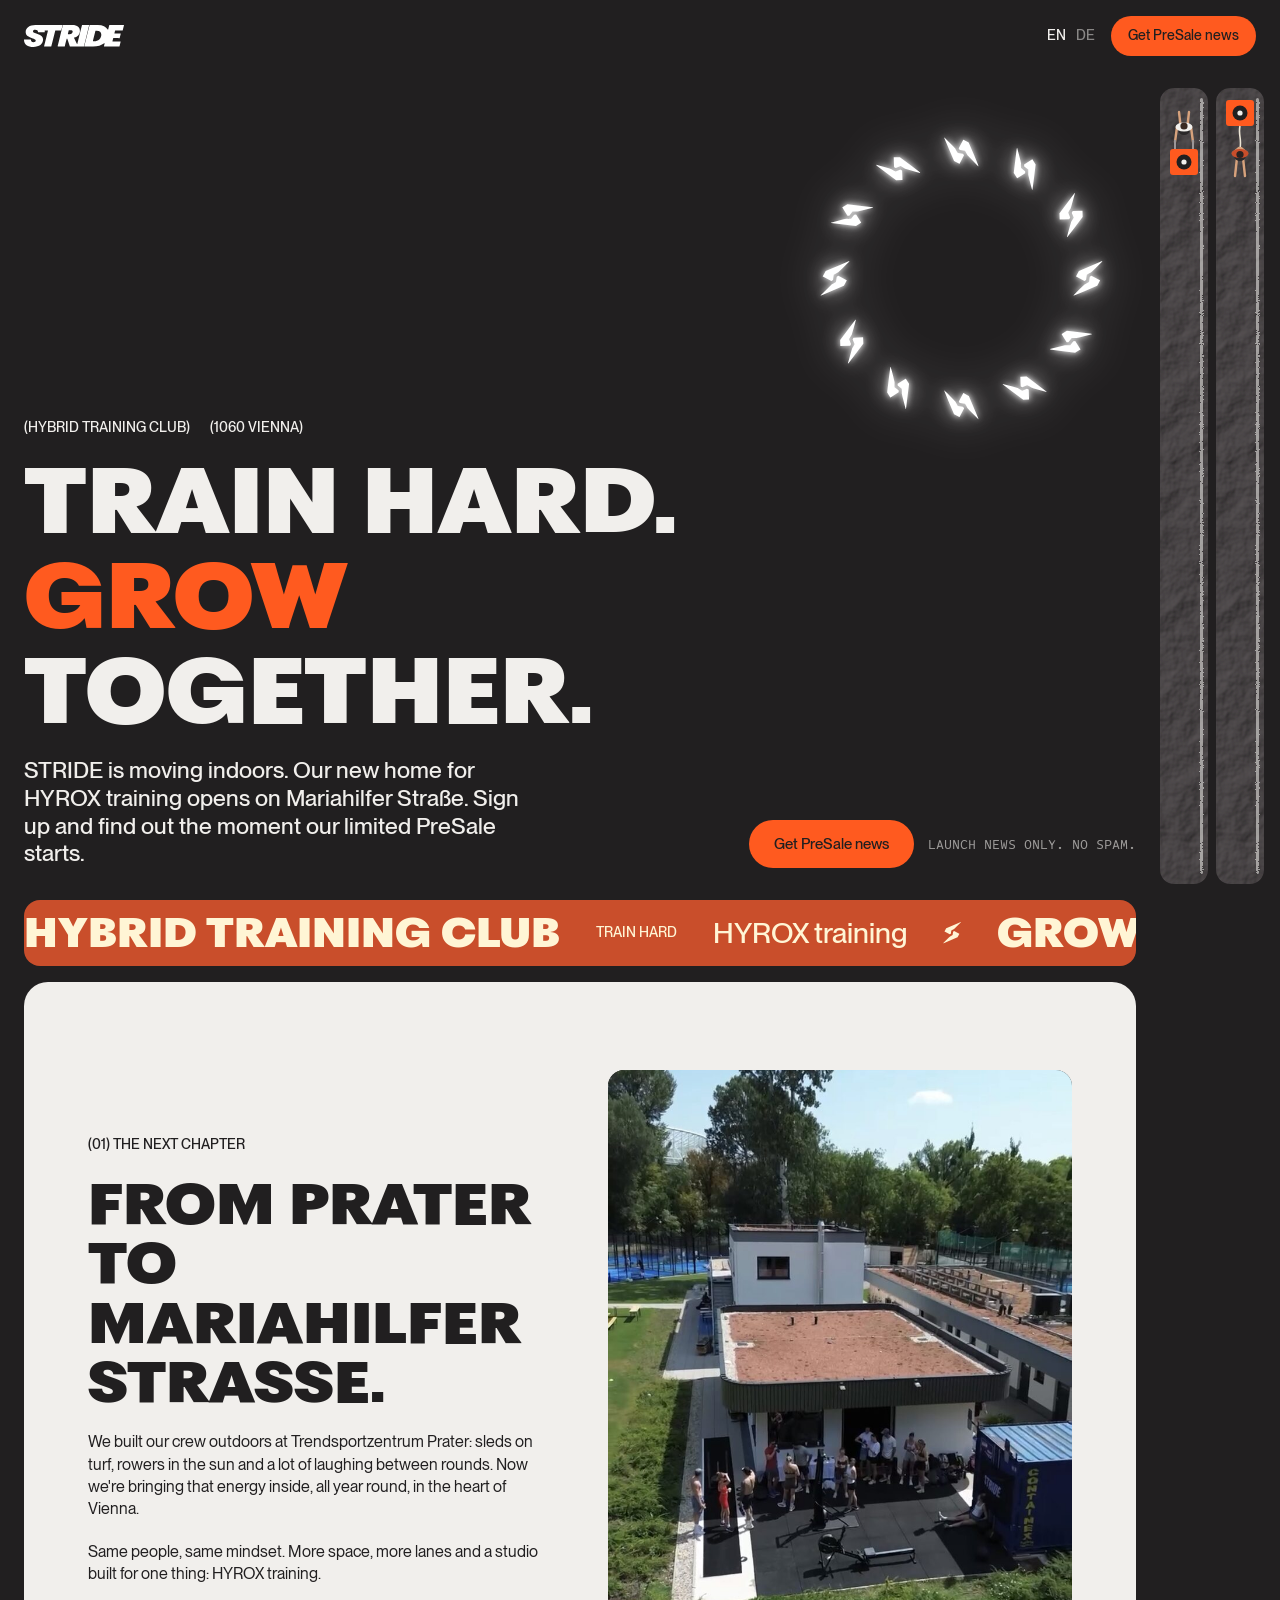
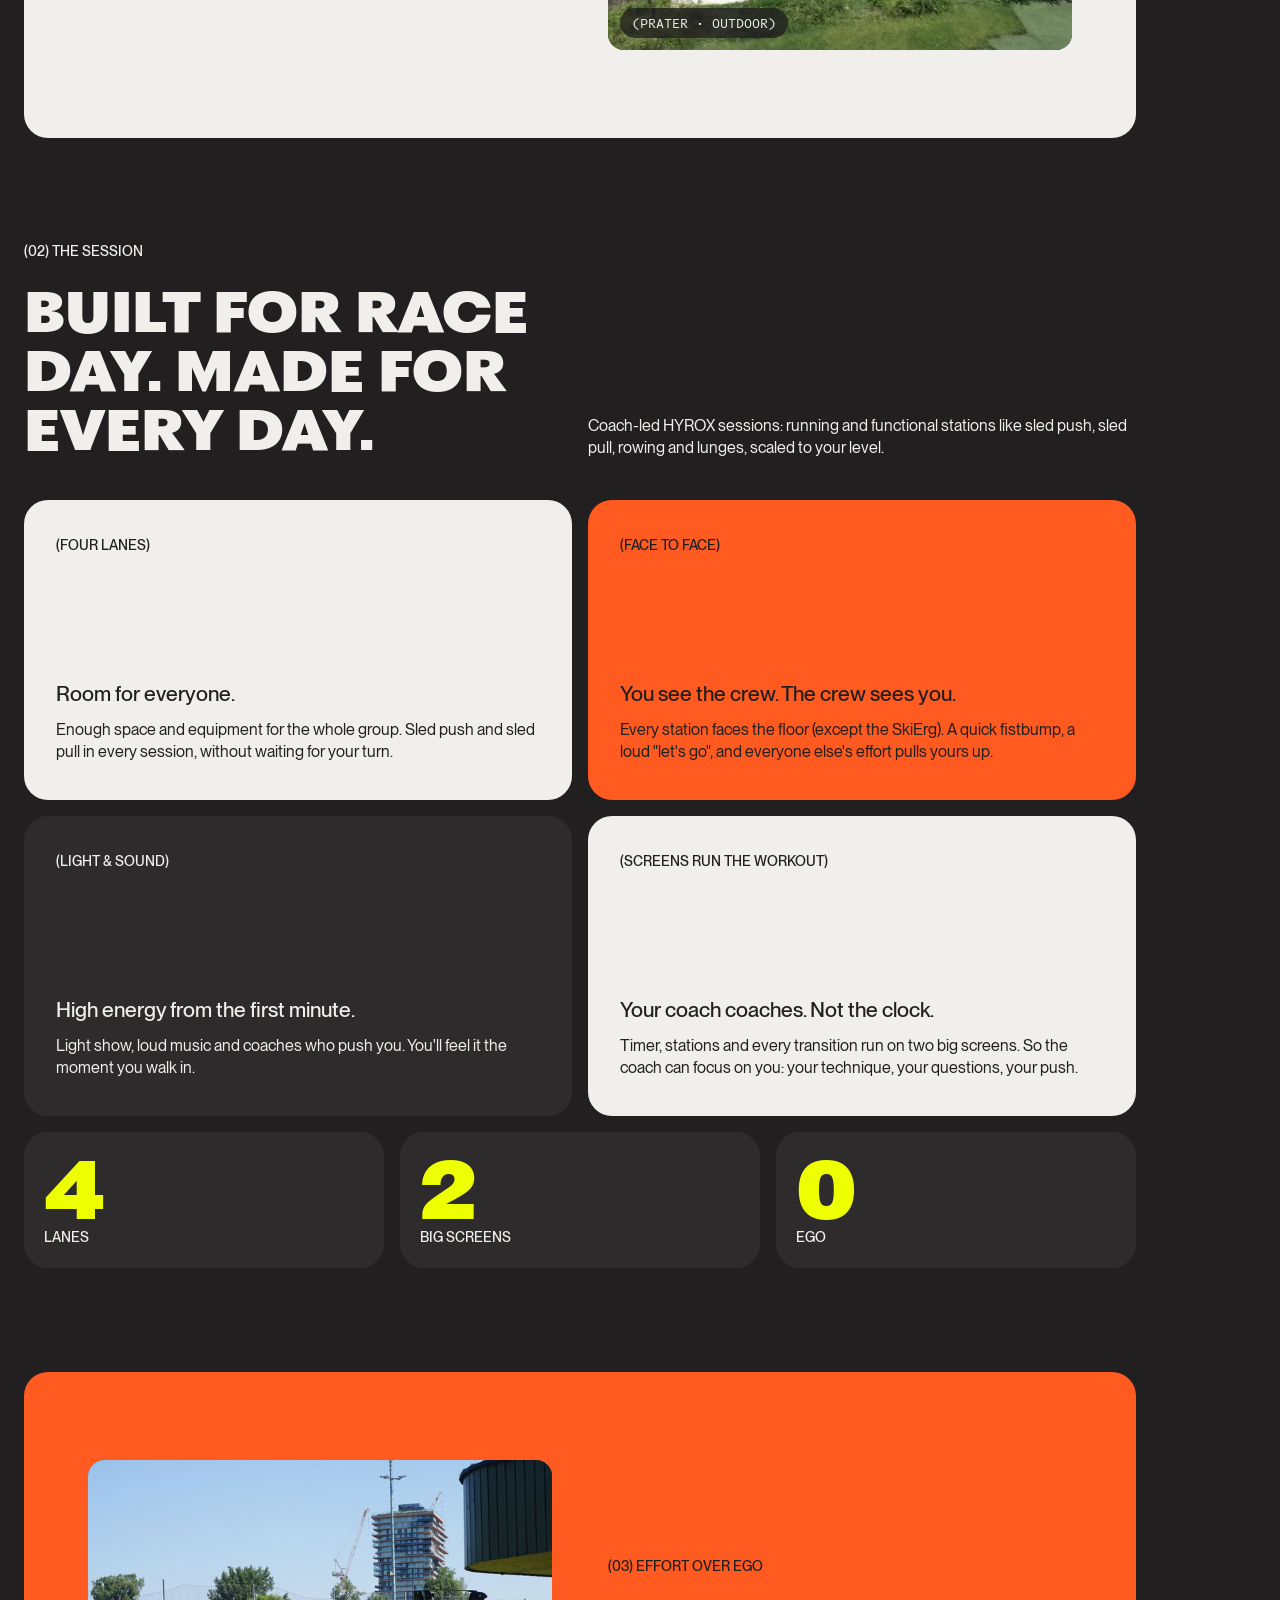
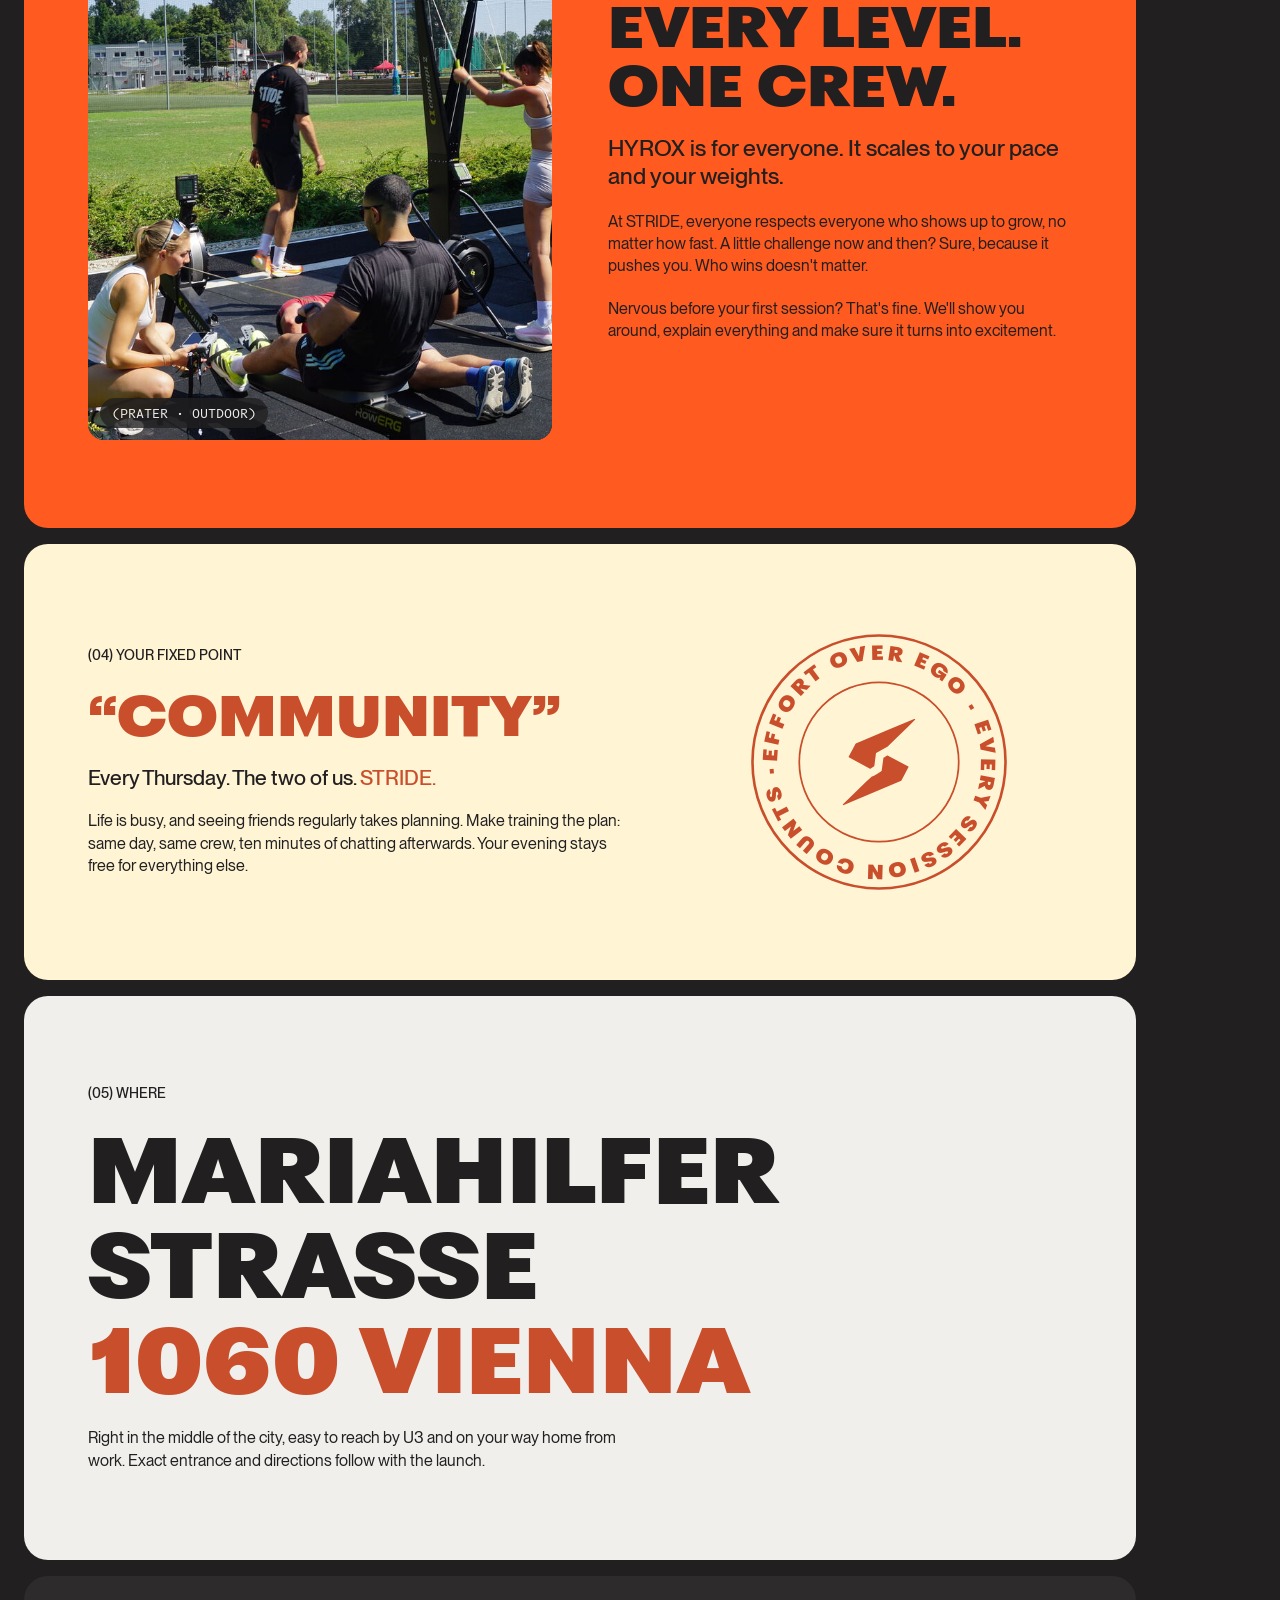
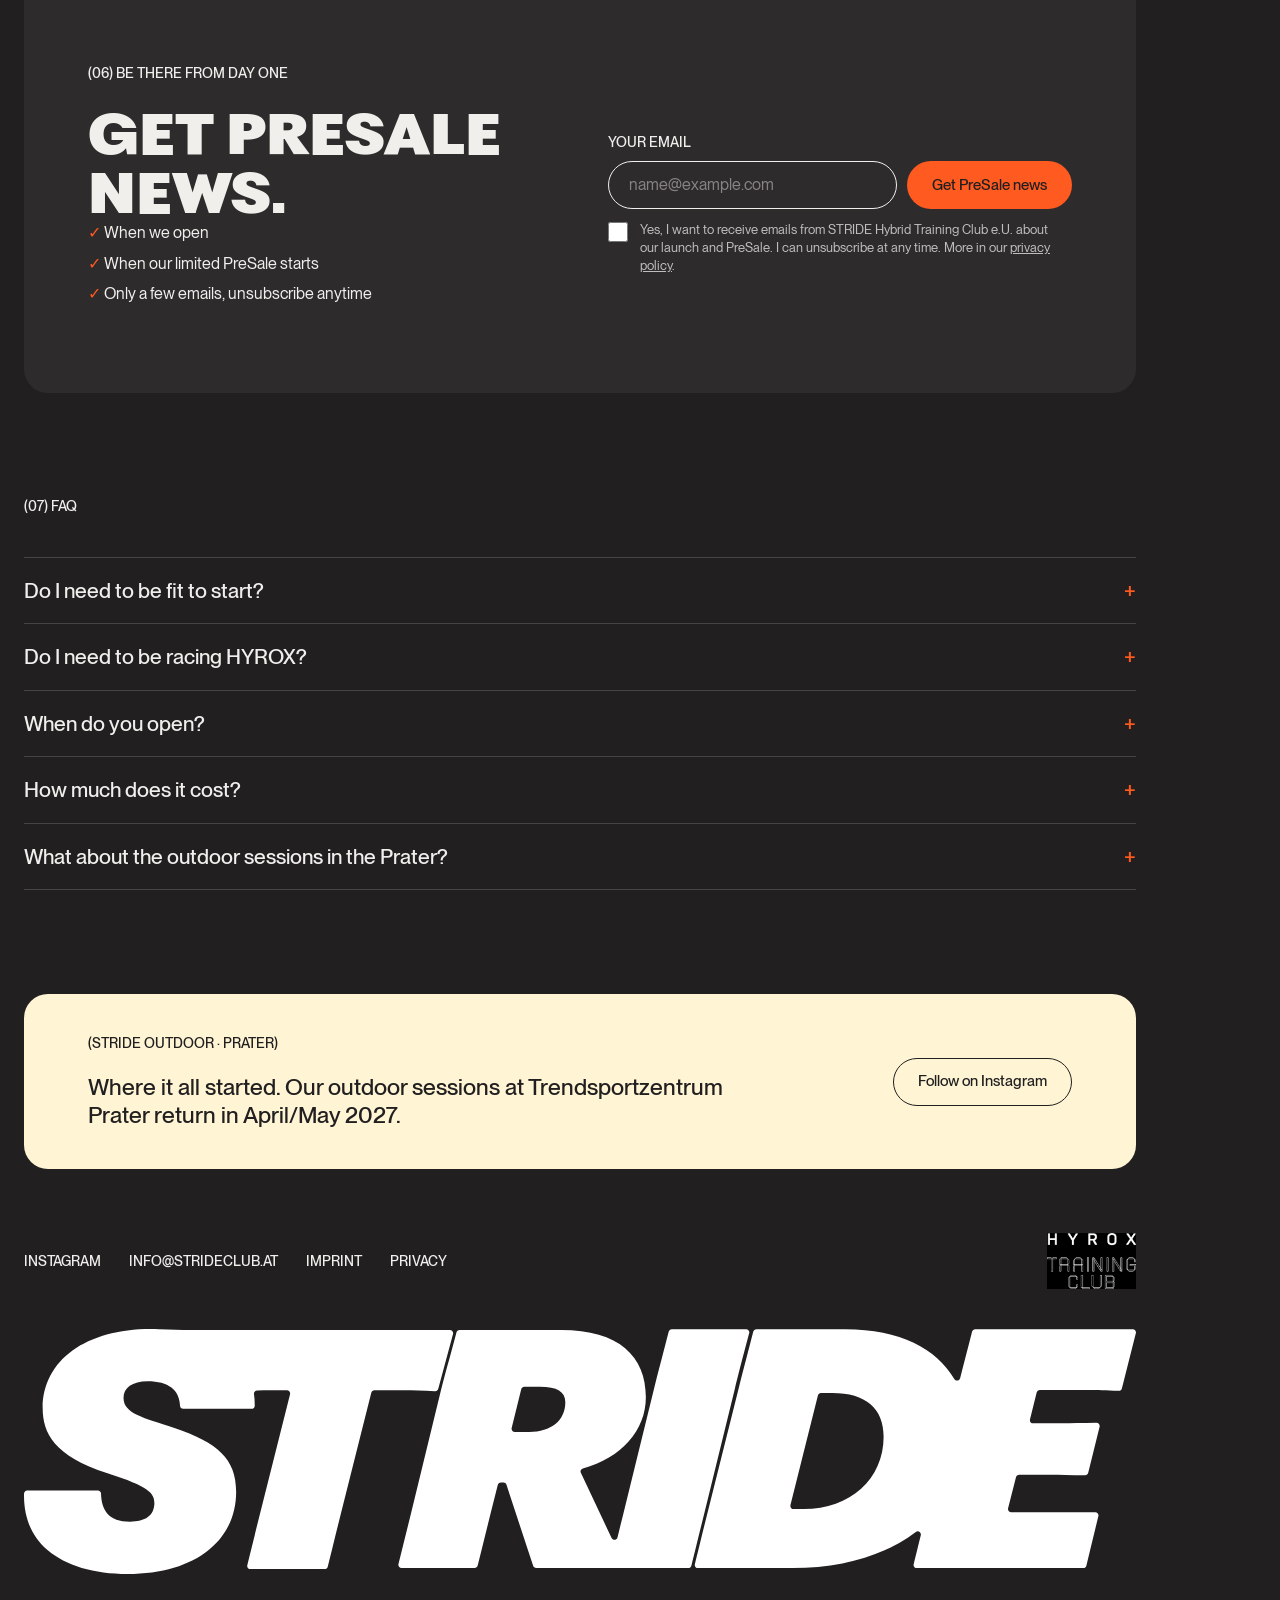
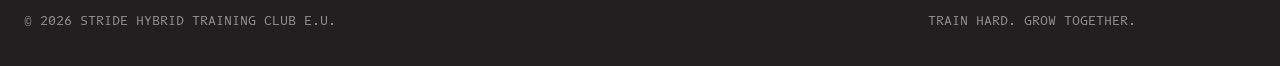
<file: index.html>
<!doctype html>
<html lang="en" class="no-js">
<head>
  <meta charset="utf-8">
  <meta name="viewport" content="width=device-width, initial-scale=1">
  <title>STRIDE · Hybrid Training Club Vienna · HYROX training</title>
  <meta name="description" content="STRIDE Hybrid Training Club brings HYROX training indoors: our new studio opens on Mariahilfer Straße, 1060 Vienna. Sign up for launch news and find out when our limited PreSale starts.">
  <link rel="canonical" href="https://strideclub.at/">
  <link rel="alternate" hreflang="en" href="https://strideclub.at/">
  <link rel="alternate" hreflang="de" href="https://strideclub.at/de/">
  <link rel="alternate" hreflang="x-default" href="https://strideclub.at/">
  <meta name="theme-color" content="#211F20">
  <meta property="og:type" content="website">
  <meta property="og:title" content="STRIDE · Hybrid Training Club Vienna · HYROX training">
  <meta property="og:description" content="Train hard. Grow together. HYROX training in our new studio on Mariahilfer Straße, 1060 Vienna.">
  <meta property="og:url" content="https://strideclub.at/">
  <meta property="og:locale" content="en_GB">
  <meta property="og:locale:alternate" content="de_AT">
  <link rel="icon" href="/favicon.ico" sizes="any">
  <link rel="apple-touch-icon" href="/apple-touch-icon.png">
  <link rel="preload" href="/assets/fonts/PPFragment-SansBlack.woff2" as="font" type="font/woff2" crossorigin>
  <link rel="preload" href="/assets/fonts/PPNeueMontreal-Regular.woff2" as="font" type="font/woff2" crossorigin>
  <link rel="stylesheet" href="/assets/css/style.css">
  <script type="application/ld+json">
  {
    "@context": "https://schema.org",
    "@type": "ExerciseGym",
    "name": "STRIDE Hybrid Training Club",
    "alternateName": "STRIDE",
    "description": "Hybrid Training Club in Vienna offering coach-led HYROX training on four lanes.",
    "url": "https://strideclub.at/",
    "email": "info@strideclub.at",
    "address": { "@type": "PostalAddress", "streetAddress": "Mariahilfer Straße", "postalCode": "1060", "addressLocality": "Wien", "addressCountry": "AT" },
    "sameAs": ["https://www.instagram.com/strideclub.vienna/"]
  }
  </script>
</head>
<body>
  <svg width="0" height="0" style="position:absolute" aria-hidden="true" focusable="false">
    <defs>
      <symbol id="mk" viewBox="0 0 688.2785 819.883"><path d="M315.1902,328.5392l-14.8364,118.0601c-.1533,1.22-.8357,2.3107-1.8658,2.9822l-35.4933,23.1374c-1.2777.8329-2.9075.9043-4.2531.1862l-200.3338-106.9106c-2.041-1.0892-2.81-3.6284-1.7164-5.667l65.7506-122.5662c.4484-.8359,1.1677-1.4945,2.0397-1.8678L437.377,101.9549,682.4653.3443c4.2012-1.7418,7.7713,3.5272,4.5962,6.7834l-67.8412,69.5749-88.1942,86.0002-107.0298,102.6315c-.2546.2442-.5391.4551-.8467.6279l-105.8576,59.4519c-1.1565.6495-1.9363,1.8091-2.1017,3.1251Z"/><path d="M224.1256,593.7062l47.0896-42.5658c.31-.2802.6634-.5122,1.0431-.6866,34.1253-15.6762,63.8886-33.4359,95.4377-56.0105.9383-.6714,1.5674-1.7084,1.7248-2.8514l16.332-118.6296c.1658-1.2046.8477-2.2774,1.868-2.9389l33.5508-21.7537c1.2748-.8265,2.8975-.8968,4.2389-.1835l196.559,104.5158c2.0425,1.0861,2.8155,3.624,1.7251,5.6642l-67.366,126.0485c-.4497.8414-1.1734,1.5037-2.0513,1.8772L5.8504,819.5216c-4.2507,1.8085-7.8636-3.594-4.5688-6.8317l222.8441-218.9837Z"/></symbol>
      <filter id="spackle" x="0" y="0" width="100%" height="100%">
        <feTurbulence type="fractalNoise" baseFrequency="0.035" numOctaves="4" seed="7" result="n"/>
        <feDiffuseLighting in="n" surfaceScale="3.2" lighting-color="#5a5556" result="l"><feDistantLight azimuth="225" elevation="38"/></feDiffuseLighting>
        <feComposite in="l" in2="SourceGraphic" operator="in"/>
      </filter>
      <filter id="chalkline"><feTurbulence type="fractalNoise" baseFrequency="0.9" numOctaves="2" seed="2"/><feDisplacementMap in="SourceGraphic" scale="3"/></filter>
    </defs>
  </svg>
  <a class="skip" href="#signup">Skip to signup</a>

  <header class="nav">
    <div class="wrap nav-inner">
      <a class="nav-logo" href="/" aria-label="STRIDE home"><img src="/assets/brand/logo.svg" alt="STRIDE" width="110" height="24"></a>
      <div class="nav-right">
        <nav class="lang tag" aria-label="Language">
          <a href="/" lang="en" aria-current="true">EN</a>
          <a href="/de/" lang="de">DE</a>
        </nav>
        <a class="btn btn-primary" href="#signup">Get PreSale news</a>
      </div>
    </div>
  </header>

  <div class="lanes" aria-hidden="true">
    <div class="lane"><svg class="lane-tex" preserveAspectRatio="none"><rect width="100%" height="100%" filter="url(#spackle)"/></svg><div class="mover" data-mover="push"><svg viewBox="0 0 34 90">
              <line class="leg leg-a" x1="14" y1="34" x2="12" y2="14" stroke="#D7A27C" stroke-width="2.4" stroke-linecap="round"/>
              <line class="leg leg-b" x1="20" y1="34" x2="22" y2="18" stroke="#D7A27C" stroke-width="2.4" stroke-linecap="round"/>
              <ellipse cx="17" cy="35" rx="5.5" ry="4" fill="#2a2829"/>
              <line x1="10" y1="31" x2="8" y2="46" stroke="#D7A27C" stroke-width="2.4" stroke-linecap="round"/>
              <line x1="24" y1="31" x2="26" y2="46" stroke="#D7A27C" stroke-width="2.4" stroke-linecap="round"/>
              <ellipse cx="17" cy="31" rx="8.5" ry="4.6" fill="#F1EFEC"/>
              <circle cx="17" cy="30" r="3.6" fill="#3a2a22"/>
              <line x1="8" y1="44" x2="8" y2="54" stroke="#9b9697" stroke-width="2"/>
              <line x1="26" y1="44" x2="26" y2="54" stroke="#9b9697" stroke-width="2"/>
              <rect x="3" y="53" width="28" height="26" rx="3" fill="#FF5A1F"/>
              <circle cx="17" cy="66" r="7.5" fill="#211F20"/><circle cx="17" cy="66" r="2.6" fill="#F1EFEC"/>
            </svg></div></div>
    <div class="lane"><svg class="lane-tex" preserveAspectRatio="none"><rect width="100%" height="100%" filter="url(#spackle)"/></svg><div class="mover" data-mover="pull"><svg viewBox="0 0 34 90">
              <rect x="3" y="4" width="28" height="26" rx="3" fill="#FF5A1F"/>
              <circle cx="17" cy="17" r="7.5" fill="#211F20"/><circle cx="17" cy="17" r="2.6" fill="#F1EFEC"/>
              <path d="M17 30 C 15 38, 19 44, 17 52" fill="none" stroke="#EDE6D6" stroke-width="1.6"/>
              <line class="leg leg-a" x1="14" y1="62" x2="12" y2="84" stroke="#D7A27C" stroke-width="2.4" stroke-linecap="round"/>
              <line class="leg leg-b" x1="20" y1="62" x2="22" y2="80" stroke="#D7A27C" stroke-width="2.4" stroke-linecap="round"/>
              <ellipse cx="17" cy="61" rx="5.5" ry="4" fill="#2a2829"/>
              <line x1="10" y1="57" x2="16" y2="52" stroke="#D7A27C" stroke-width="2.4" stroke-linecap="round"/>
              <line x1="24" y1="57" x2="18" y2="52" stroke="#D7A27C" stroke-width="2.4" stroke-linecap="round"/>
              <ellipse cx="17" cy="57.5" rx="8.5" ry="4.6" fill="#C94E2B"/>
              <circle cx="17" cy="58.5" r="3.6" fill="#2b2220"/>
            </svg></div></div>
  </div>

  <main id="main">
    <!-- HERO -->
    <section class="hero">
      <div class="wreath" aria-hidden="true">
        <svg viewBox="-250 -250 500 500"><g class="spin" fill="#FFFFFF"><g transform="rotate(0) translate(0,-190) rotate(90)"><use href="#mk" x="-22" y="-26" width="44" height="52"/></g><g transform="rotate(30) translate(0,-190) rotate(90)"><use href="#mk" x="-22" y="-26" width="44" height="52"/></g><g transform="rotate(60) translate(0,-190) rotate(90)"><use href="#mk" x="-22" y="-26" width="44" height="52"/></g><g transform="rotate(90) translate(0,-190) rotate(90)"><use href="#mk" x="-22" y="-26" width="44" height="52"/></g><g transform="rotate(120) translate(0,-190) rotate(90)"><use href="#mk" x="-22" y="-26" width="44" height="52"/></g><g transform="rotate(150) translate(0,-190) rotate(90)"><use href="#mk" x="-22" y="-26" width="44" height="52"/></g><g transform="rotate(180) translate(0,-190) rotate(90)"><use href="#mk" x="-22" y="-26" width="44" height="52"/></g><g transform="rotate(210) translate(0,-190) rotate(90)"><use href="#mk" x="-22" y="-26" width="44" height="52"/></g><g transform="rotate(240) translate(0,-190) rotate(90)"><use href="#mk" x="-22" y="-26" width="44" height="52"/></g><g transform="rotate(270) translate(0,-190) rotate(90)"><use href="#mk" x="-22" y="-26" width="44" height="52"/></g><g transform="rotate(300) translate(0,-190) rotate(90)"><use href="#mk" x="-22" y="-26" width="44" height="52"/></g><g transform="rotate(330) translate(0,-190) rotate(90)"><use href="#mk" x="-22" y="-26" width="44" height="52"/></g></g></svg>
      </div>
      <div class="wrap">
        <div class="hero-kicker reveal">
          <p class="tag">(Hybrid Training Club)</p>
          <p class="tag">(1060 Vienna)</p>
        </div>
        <h1 class="display reveal">Train hard. <span class="accent">Grow</span> together.</h1>
        <div class="hero-bottom">
          <p class="sub reveal">STRIDE is moving indoors. Our new home for HYROX training opens on Mariahilfer Straße. Sign up and find out the moment our limited PreSale starts.</p>
          <div class="hero-cta reveal">
            <a class="btn btn-primary" href="#signup">Get PreSale news</a>
            <p class="detail">Launch news only. No spam.</p>
          </div>
        </div>
      </div>
    </section>

    <!-- TICKER -->
    <div class="ticker" aria-hidden="true">
      <div class="ticker-track"><div class="ticker-set"><span class="t-big">Hybrid Training Club</span><span class="t-small">Train hard</span><span class="t-mid">HYROX training</span><svg class="t-mark" viewBox="0 0 688.2785 819.883" fill="currentColor"><use href="#mk"/></svg><span class="t-big">Grow together</span><span class="t-mono">1060 Vienna</span><span class="t-mid">effort over ego</span><svg class="t-mark" viewBox="0 0 688.2785 819.883" fill="currentColor"><use href="#mk"/></svg></div><div class="ticker-set"><span class="t-big">Hybrid Training Club</span><span class="t-small">Train hard</span><span class="t-mid">HYROX training</span><svg class="t-mark" viewBox="0 0 688.2785 819.883" fill="currentColor"><use href="#mk"/></svg><span class="t-big">Grow together</span><span class="t-mono">1060 Vienna</span><span class="t-mid">effort over ego</span><svg class="t-mark" viewBox="0 0 688.2785 819.883" fill="currentColor"><use href="#mk"/></svg></div><div class="ticker-set"><span class="t-big">Hybrid Training Club</span><span class="t-small">Train hard</span><span class="t-mid">HYROX training</span><svg class="t-mark" viewBox="0 0 688.2785 819.883" fill="currentColor"><use href="#mk"/></svg><span class="t-big">Grow together</span><span class="t-mono">1060 Vienna</span><span class="t-mid">effort over ego</span><svg class="t-mark" viewBox="0 0 688.2785 819.883" fill="currentColor"><use href="#mk"/></svg></div><div class="ticker-set"><span class="t-big">Hybrid Training Club</span><span class="t-small">Train hard</span><span class="t-mid">HYROX training</span><svg class="t-mark" viewBox="0 0 688.2785 819.883" fill="currentColor"><use href="#mk"/></svg><span class="t-big">Grow together</span><span class="t-mono">1060 Vienna</span><span class="t-mid">effort over ego</span><svg class="t-mark" viewBox="0 0 688.2785 819.883" fill="currentColor"><use href="#mk"/></svg></div></div>
    </div>

    <!-- 01 STORY -->
    <section class="panel panel--chalk" id="story">
      <div class="inner split">
        <div class="stack">
          <p class="tag reveal">(01) The next chapter</p>
          <h2 class="h2 reveal">From Prater to Mariahilfer Straße.</h2>
          <p class="body reveal">We built our crew outdoors at Trendsportzentrum Prater: sleds on turf, rowers in the sun and a lot of laughing between rounds. Now we're bringing that energy inside, all year round, in the heart of Vienna.</p>
          <p class="body reveal">Same people, same mindset. More space, more lanes and a studio built for one thing: HYROX training.</p>
        </div>
        <figure class="media media-4x5 zoom">
          <img src="/assets/images/IMG_2501.jpg" alt="The STRIDE crew training outdoors at Trendsportzentrum Prater, seen from above" loading="lazy" width="795" height="1400">
          <figcaption class="media-tag detail">(Prater · Outdoor)</figcaption>
        </figure>
      </div>
    </section>

    <!-- 02 SESSION -->
    <section class="panel" id="session" style="padding-left:0;padding-right:0">
      <div class="inner">
        <div class="head">
          <div class="stack">
            <p class="tag reveal">(02) The session</p>
            <h2 class="h2 reveal">Built for race day. Made for every day.</h2>
          </div>
          <p class="body reveal">Coach-led HYROX sessions: running and functional stations like sled push, sled pull, rowing and lunges, scaled to your level.</p>
        </div>
        <div class="cards">
          <article class="card card--chalk reveal">
            <p class="tag">(Four lanes)</p>
            <h3>Room for everyone.</h3>
            <p>Enough space and equipment for the whole group. Sled push and sled pull in every session, without waiting for your turn.</p>
          </article>
          <article class="card card--orange reveal">
            <p class="tag">(Face to face)</p>
            <h3>You see the crew. The crew sees you.</h3>
            <p>Every station faces the floor (except the SkiErg). A quick fistbump, a loud "let's go", and everyone else's effort pulls yours up.</p>
          </article>
          <article class="card card--tint reveal">
            <p class="tag">(Light &amp; sound)</p>
            <h3>High energy from the first minute.</h3>
            <p>Light show, loud music and coaches who push you. You'll feel it the moment you walk in.</p>
          </article>
          <article class="card card--chalk reveal">
            <p class="tag">(Screens run the workout)</p>
            <h3>Your coach coaches. Not the clock.</h3>
            <p>Timer, stations and every transition run on two big screens. So the coach can focus on you: your technique, your questions, your push.</p>
          </article>
        </div>
        <div class="stats" aria-label="STRIDE in numbers">
          <div class="stat reveal"><b>4</b><p class="tag">Lanes</p></div>
          <div class="stat reveal"><b>2</b><p class="tag">Big screens</p></div>
          <div class="stat reveal"><b>0</b><p class="tag">Ego</p></div>
        </div>
      </div>
    </section>

    <!-- 03 EFFORT OVER EGO -->
    <section class="panel panel--orange" id="every-level">
      <div class="inner split">
        <figure class="media media-4x5 zoom">
          <img src="/assets/images/IMG_2522.JPG" alt="STRIDE members on the rowers and the SkiErg during an outdoor session" loading="lazy" width="667" height="1000">
          <figcaption class="media-tag detail">(Prater · Outdoor)</figcaption>
        </figure>
        <div class="stack">
          <p class="tag reveal">(03) Effort over ego</p>
          <h2 class="h2 reveal">Every level. One crew.</h2>
          <p class="sub reveal">HYROX is for everyone. It scales to your pace and your weights.</p>
          <p class="body reveal">At STRIDE, everyone respects everyone who shows up to grow, no matter how fast. A little challenge now and then? Sure, because it pushes you. Who wins doesn't matter.</p>
          <p class="body reveal">Nervous before your first session? That's fine. We'll show you around, explain everything and make sure it turns into excitement.</p>
        </div>
      </div>
    </section>

    <!-- 04 COMMUNITY -->
    <section class="panel panel--cream" id="community">
      <div class="inner community-grid">
        <div class="stack">
          <p class="tag reveal">(04) Your fixed point</p>
          <p class="quote-word reveal" lang="en">“Community”</p>
          <h2 class="sub reveal" style="font-size:var(--fs-h3)">Every Thursday. The two of us. <span class="accent">STRIDE.</span></h2>
          <p class="body reveal">Life is busy, and seeing friends regularly takes planning. Make training the plan: same day, same crew, ten minutes of chatting afterwards. Your evening stays free for everything else.</p>
        </div>
        <div class="stamp reveal" aria-hidden="true">
          <svg viewBox="0 0 300 300">
            <defs><path id="ring-stamp" d="M150,150 m-118,0 a118,118 0 1,1 236,0 a118,118 0 1,1 -236,0"/></defs>
            <circle cx="150" cy="150" r="146" fill="none" stroke="#C94E2B" stroke-width="3"/>
            <circle cx="150" cy="150" r="92" fill="none" stroke="#C94E2B" stroke-width="2"/>
            <text font-size="22"><textPath href="#ring-stamp" textLength="736" lengthAdjust="spacing">Effort over ego • Every session counts •</textPath></text>
            <use href="#mk" x="108" y="100" width="84" height="100" fill="#C94E2B"/>
          </svg>
        </div>
      </div>
    </section>

    <!-- 05 LOCATION -->
    <section class="panel panel--chalk location" id="location">
      <div class="inner stack">
        <p class="tag reveal">(05) Where</p>
        <p class="display reveal">Mariahilfer Straße<br><span class="accent">1060 Vienna</span></p>
        <p class="body reveal">Right in the middle of the city, easy to reach by U3 and on your way home from work. Exact entrance and directions follow with the launch.</p>
      </div>
    </section>

    <!-- 06 SIGNUP -->
    <section class="panel panel--tint" id="signup">
      <div class="inner split" style="align-items:end">
        <div class="stack">
          <p class="tag reveal">(06) Be there from day one</p>
          <h2 class="h2 reveal">Get PreSale news.</h2>
          <ul class="promise body reveal"><li>When we open</li><li>When our limited PreSale starts</li><li>Only a few emails, unsubscribe anytime</li></ul>
        </div>
        <form class="form reveal" data-signup novalidate
              data-action="https://4986ba76.sibforms.com/serve/[base64]"
              data-msg-optin="Please tick the box so we're allowed to email you."
              data-msg-empty="Please enter your email address."
              data-msg-invalid="That email address doesn't look right. Please check it, e.g. name@example.com."
              data-msg-sending="Sending…"
              data-msg-ok="Almost done! Please check your inbox and confirm your email address."
              data-msg-fail="Something went wrong. Please try again or write to info@strideclub.at.">
          <div class="field">
            <label class="tag" for="email-en">Your email</label>
            <div class="field-row">
              <input class="input" id="email-en" type="email" name="EMAIL" autocomplete="email" inputmode="email" placeholder="name@example.com" required aria-describedby="consent-en">
              <button class="btn btn-primary" type="submit">Get PreSale news</button>
            </div>
          </div>
          <input type="hidden" name="SOURCE" value="">
          <input type="hidden" name="LANGUAGE" value="en">
          <input type="hidden" name="locale" value="en">
          <div class="hp" aria-hidden="true"><input type="text" name="email_address_check" tabindex="-1" autocomplete="off" value=""></div>
          <label class="optin small" for="optin-en">
            <input type="checkbox" id="optin-en" name="OPT_IN" value="1" required>
            <span class="consent" id="consent-en">Yes, I want to receive emails from STRIDE Hybrid Training Club e.U. about our launch and PreSale. I can unsubscribe at any time. More in our <a href="/privacy.html">privacy policy</a>.</span>
          </label>
          <p class="form-msg small" role="status" aria-live="polite"></p>
        </form>
      </div>
    </section>

    <!-- 07 FAQ -->
    <section class="panel faq" id="faq" style="padding-left:0;padding-right:0">
      <div class="inner">
        <div class="head"><p class="tag reveal">(07) FAQ</p></div>
        <details class="reveal">
          <summary>Do I need to be fit to start?</summary>
          <p>No. HYROX scales to every level: you choose your pace and your weights. Our coaches show you everything in your first session.</p>
        </details>
        <details class="reveal">
          <summary>Do I need to be racing HYROX?</summary>
          <p>No. Every STRIDE session is HYROX training, a mix of running and functional stations like sled push, rowing and lunges. Whether you have a race in the calendar or just want to get fitter with good people, you're in the right place.</p>
        </details>
        <details class="reveal">
          <summary>When do you open?</summary>
          <p>Soon. Opening dates go out to our newsletter and on Instagram first.</p>
        </details>
        <details class="reveal">
          <summary>How much does it cost?</summary>
          <p>Prices come with the PreSale. Sign up and you'll get them as soon as it starts.</p>
        </details>
        <details class="reveal">
          <summary>What about the outdoor sessions in the Prater?</summary>
          <p>They're coming back. Our outdoor club returns to Trendsportzentrum Prater in spring 2027 (April/May).</p>
        </details>
      </div>
    </section>

    <!-- PRATER -->
    <section class="panel panel--cream" id="prater" style="padding-top:40px;padding-bottom:40px">
      <div class="inner prater-grid">
        <div class="stack">
          <p class="tag">(STRIDE Outdoor · Prater)</p>
          <p class="sub">Where it all started. Our outdoor sessions at Trendsportzentrum Prater return in April/May 2027.</p>
        </div>
        <a class="btn btn-ghost" href="https://www.instagram.com/strideclub.vienna/" target="_blank" rel="noopener">Follow on Instagram</a>
      </div>
    </section>
  </main>

  <footer class="footer">
    <div class="wrap">
      <div class="footer-top">
        <div class="footer-links tag">
          <a href="https://www.instagram.com/strideclub.vienna/" target="_blank" rel="noopener">Instagram</a>
          <a href="mailto:info@strideclub.at">info@strideclub.at</a>
          <a href="/imprint.html">Imprint</a>
          <a href="/privacy.html">Privacy</a>
        </div>
        <img class="badge" src="/assets/brand/hyrox-training-club.png" alt="HYROX Training Club" width="279" height="176" loading="lazy">
      </div>
      <img class="footer-logo" src="/assets/brand/logo.svg" alt="STRIDE" width="1000" height="220" loading="lazy">
      <div class="footer-meta detail">
        <p>© 2026 STRIDE Hybrid Training Club e.U.</p>
        <p lang="en">Train hard. Grow together.</p>
      </div>
    </div>
  </footer>

  <script src="/assets/js/main.js" defer></script>
</body>
</html>
</file>
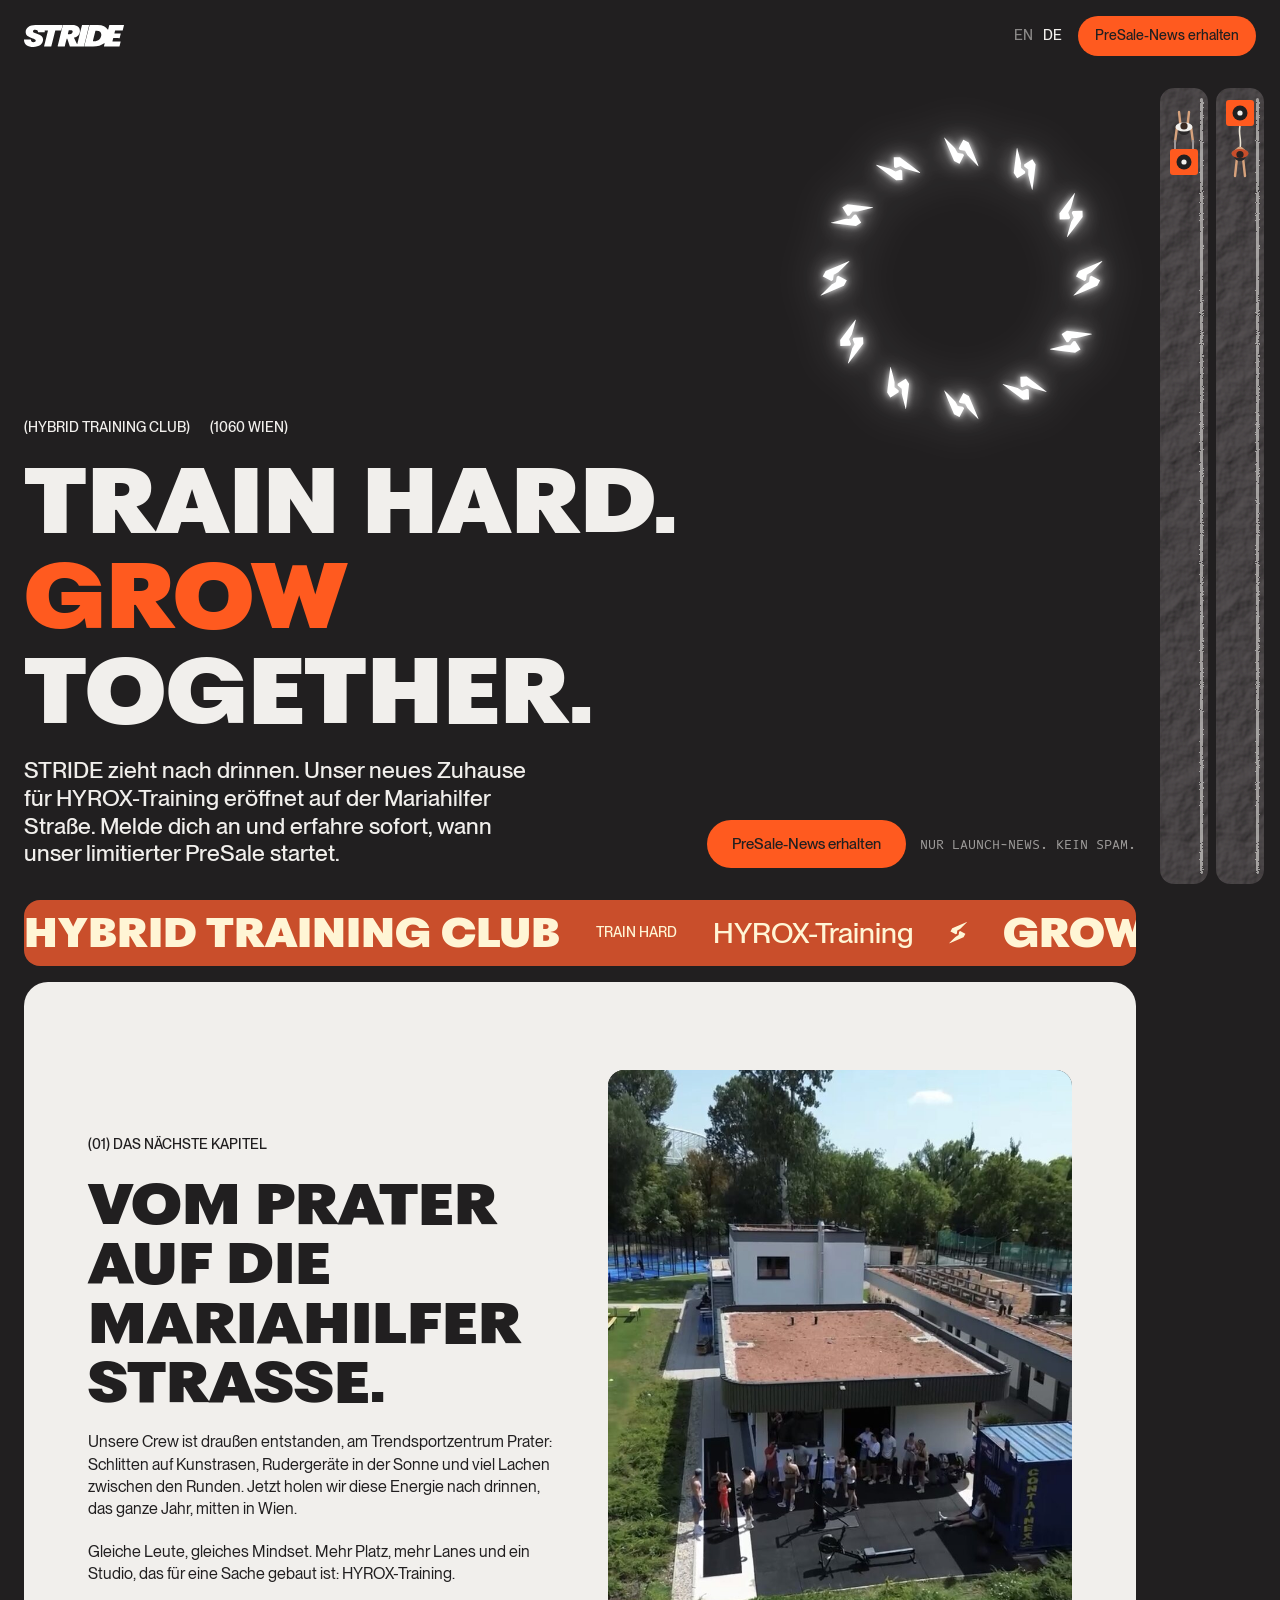
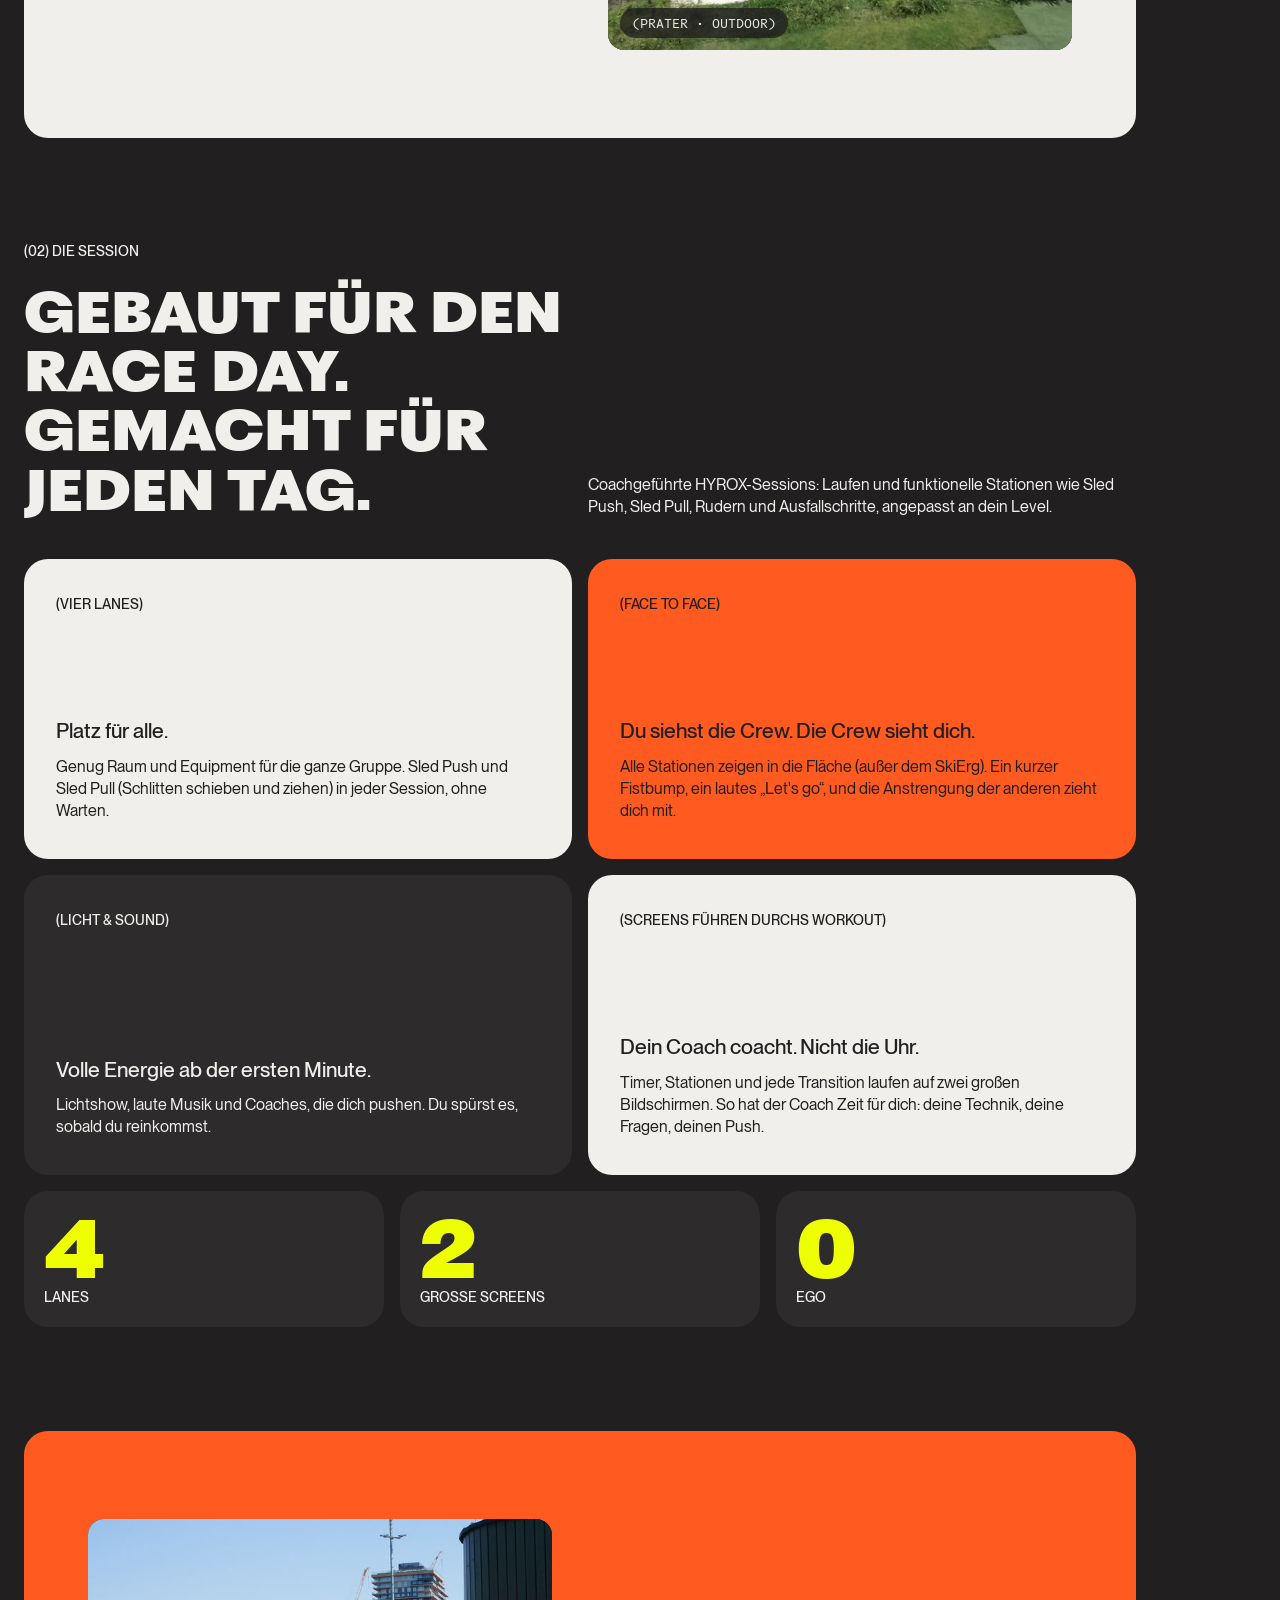
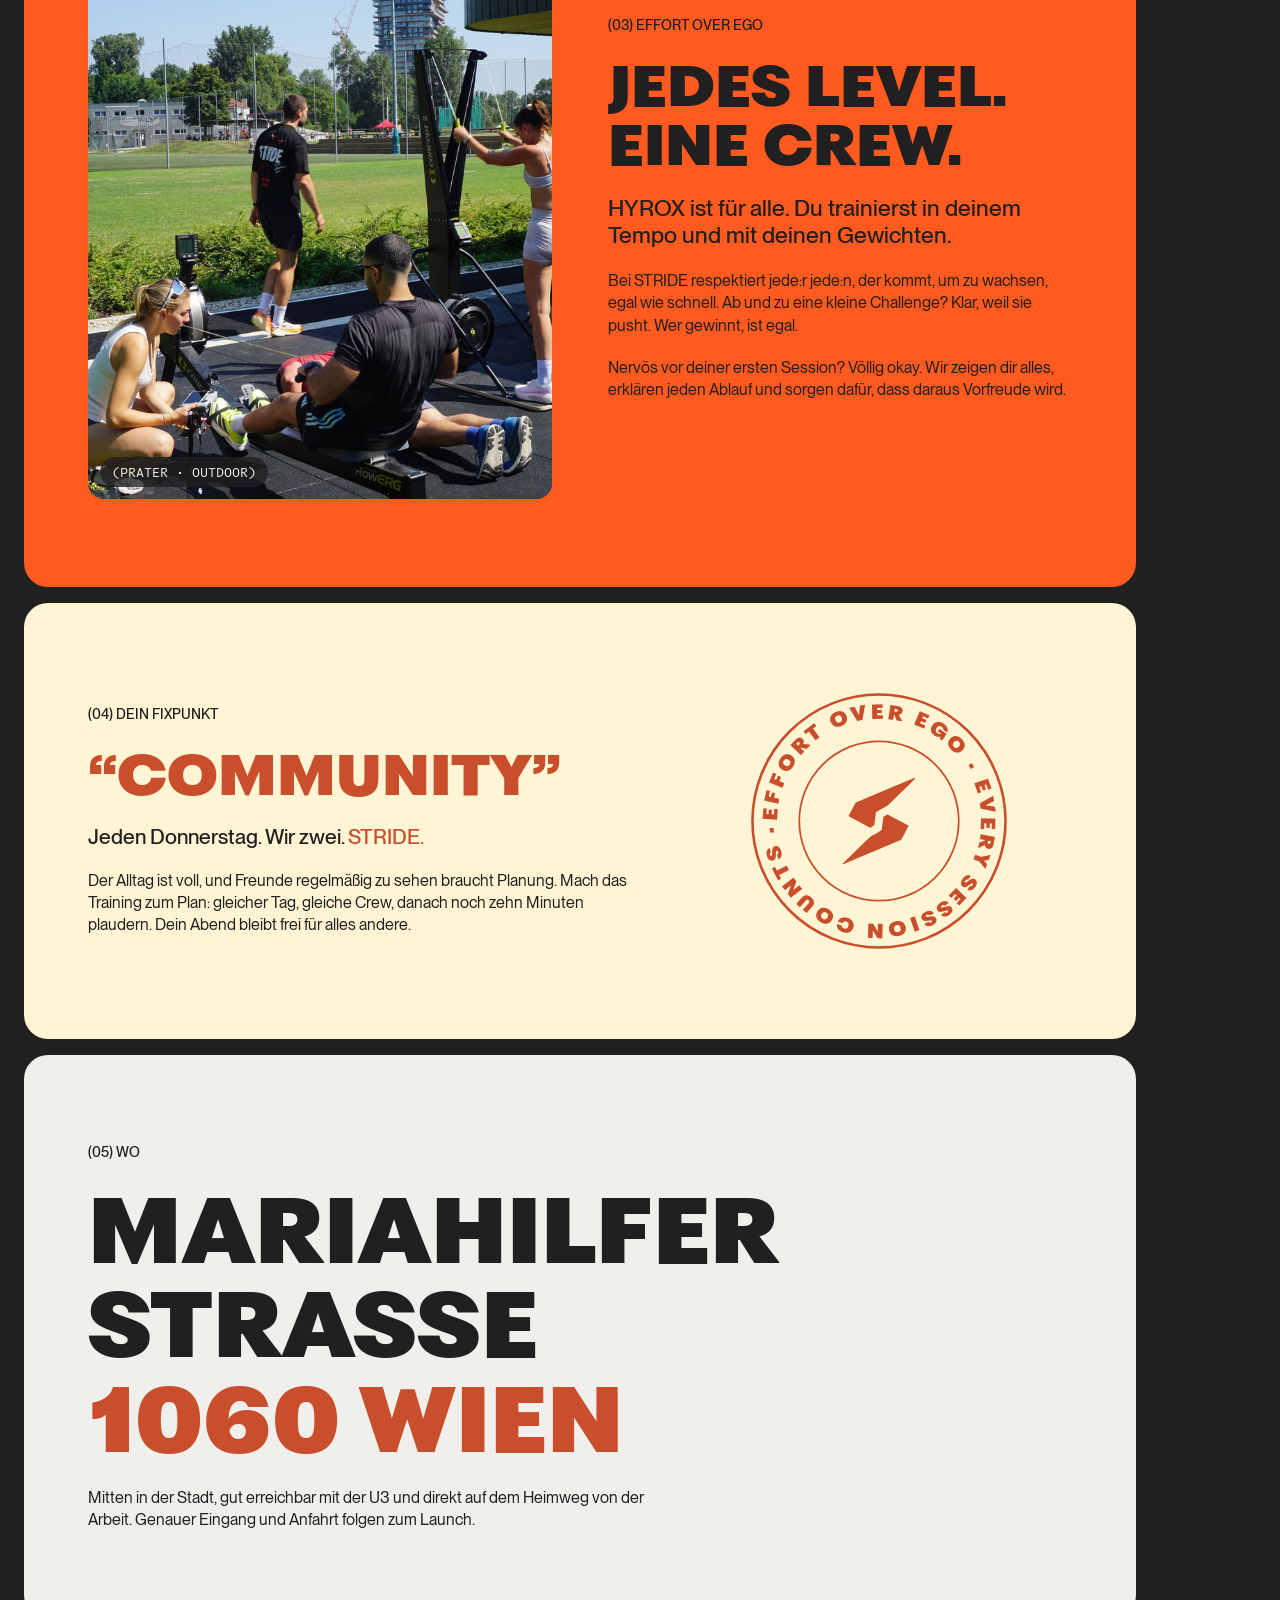
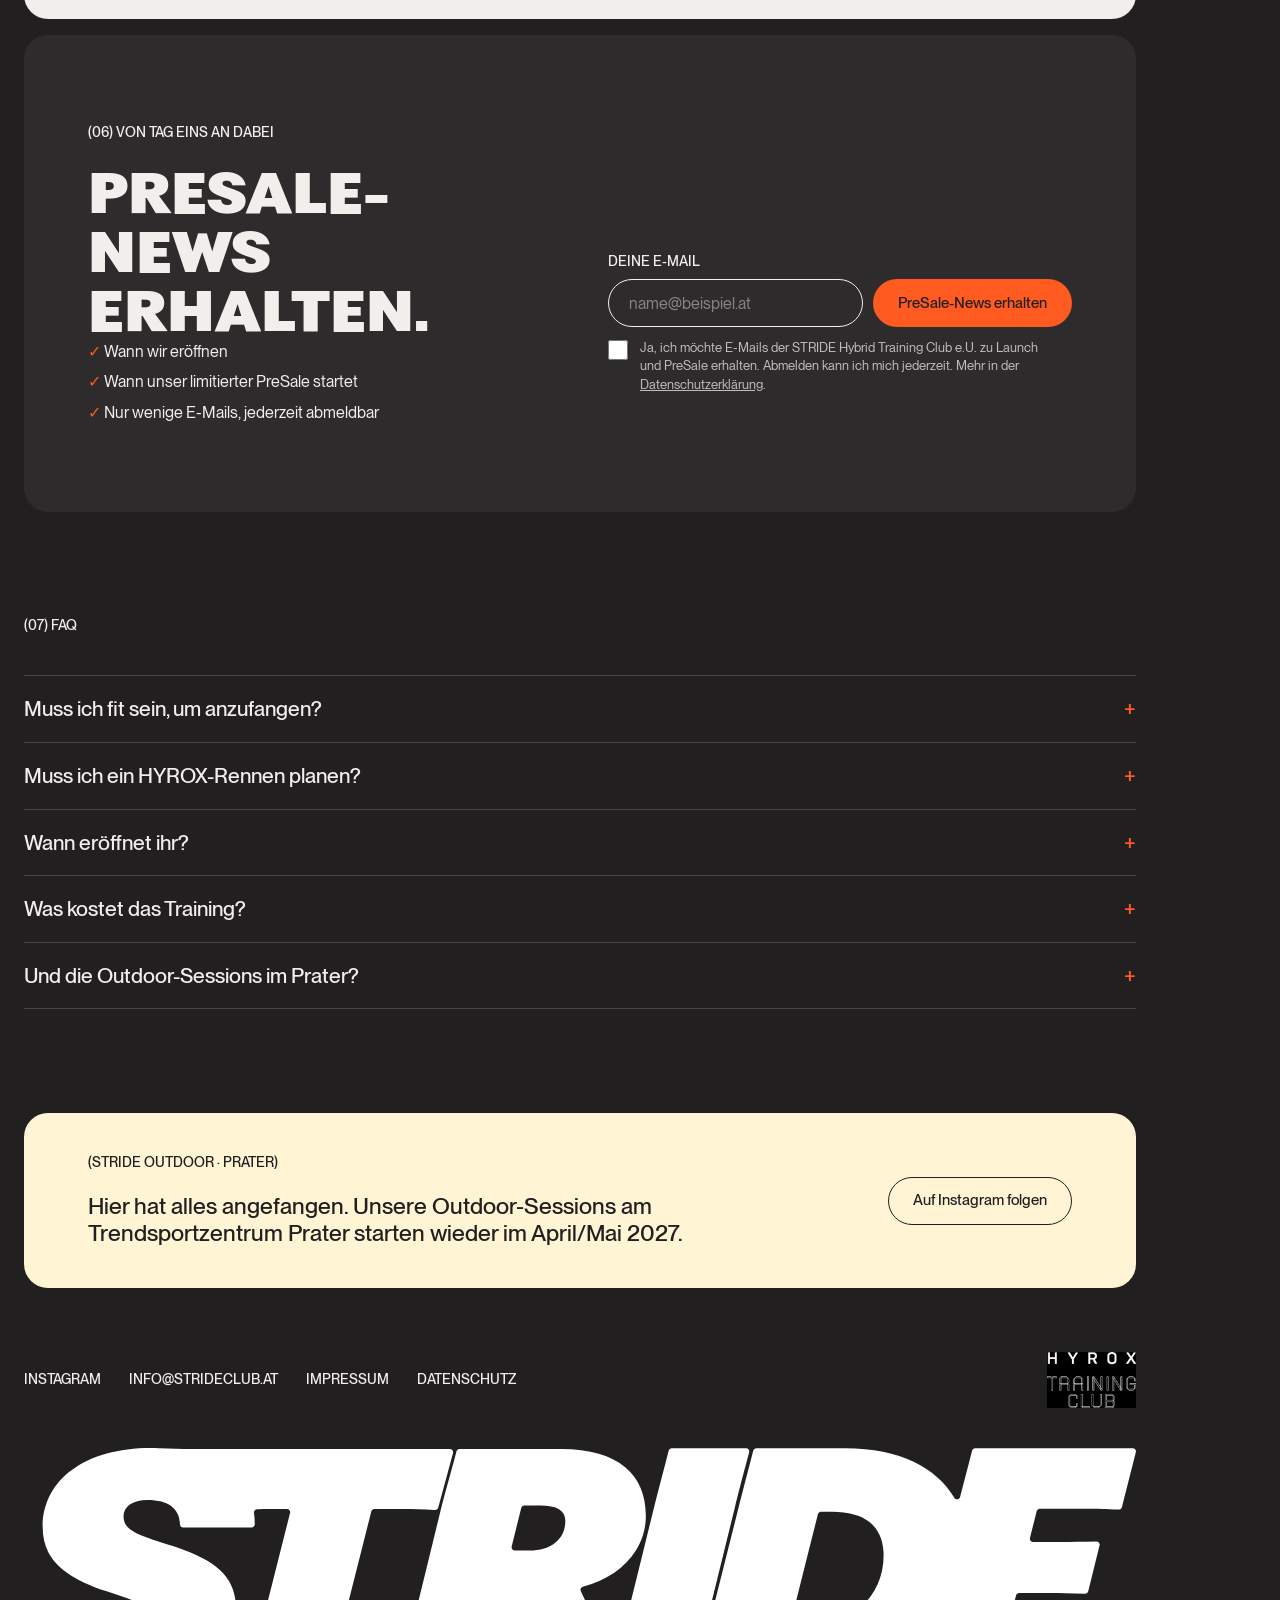
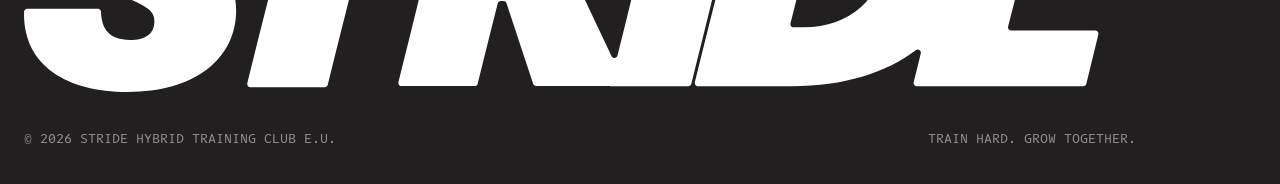
<file: de/index.html>
<!doctype html>
<html lang="de-AT" class="no-js">
<head>
  <meta charset="utf-8">
  <meta name="viewport" content="width=device-width, initial-scale=1">
  <title>STRIDE · Hybrid Training Club Wien · HYROX-Training</title>
  <meta name="description" content="STRIDE Hybrid Training Club holt HYROX-Training nach drinnen: Unser neues Studio eröffnet auf der Mariahilfer Straße, 1060 Wien. Melde dich für Launch-News an und erfahre, wann unser limitierter PreSale startet.">
  <link rel="canonical" href="https://strideclub.at/de/">
  <link rel="alternate" hreflang="en" href="https://strideclub.at/">
  <link rel="alternate" hreflang="de" href="https://strideclub.at/de/">
  <link rel="alternate" hreflang="x-default" href="https://strideclub.at/">
  <meta name="theme-color" content="#211F20">
  <meta property="og:type" content="website">
  <meta property="og:title" content="STRIDE · Hybrid Training Club Wien · HYROX-Training">
  <meta property="og:description" content="Train hard. Grow together. HYROX-Training in unserem neuen Studio auf der Mariahilfer Straße, 1060 Wien.">
  <meta property="og:url" content="https://strideclub.at/de/">
  <meta property="og:locale" content="de_AT">
  <meta property="og:locale:alternate" content="en_GB">
  <link rel="icon" href="/favicon.ico" sizes="any">
  <link rel="apple-touch-icon" href="/apple-touch-icon.png">
  <link rel="preload" href="/assets/fonts/PPFragment-SansBlack.woff2" as="font" type="font/woff2" crossorigin>
  <link rel="preload" href="/assets/fonts/PPNeueMontreal-Regular.woff2" as="font" type="font/woff2" crossorigin>
  <link rel="stylesheet" href="/assets/css/style.css">
  <script type="application/ld+json">
  {
    "@context": "https://schema.org",
    "@type": "ExerciseGym",
    "name": "STRIDE Hybrid Training Club",
    "alternateName": "STRIDE",
    "description": "Hybrid Training Club in Wien mit coachgeführtem HYROX-Training auf vier Lanes.",
    "url": "https://strideclub.at/de/",
    "email": "info@strideclub.at",
    "address": { "@type": "PostalAddress", "streetAddress": "Mariahilfer Straße", "postalCode": "1060", "addressLocality": "Wien", "addressCountry": "AT" },
    "sameAs": ["https://www.instagram.com/strideclub.vienna/"]
  }
  </script>
</head>
<body>
  <svg width="0" height="0" style="position:absolute" aria-hidden="true" focusable="false">
    <defs>
      <symbol id="mk" viewBox="0 0 688.2785 819.883"><path d="M315.1902,328.5392l-14.8364,118.0601c-.1533,1.22-.8357,2.3107-1.8658,2.9822l-35.4933,23.1374c-1.2777.8329-2.9075.9043-4.2531.1862l-200.3338-106.9106c-2.041-1.0892-2.81-3.6284-1.7164-5.667l65.7506-122.5662c.4484-.8359,1.1677-1.4945,2.0397-1.8678L437.377,101.9549,682.4653.3443c4.2012-1.7418,7.7713,3.5272,4.5962,6.7834l-67.8412,69.5749-88.1942,86.0002-107.0298,102.6315c-.2546.2442-.5391.4551-.8467.6279l-105.8576,59.4519c-1.1565.6495-1.9363,1.8091-2.1017,3.1251Z"/><path d="M224.1256,593.7062l47.0896-42.5658c.31-.2802.6634-.5122,1.0431-.6866,34.1253-15.6762,63.8886-33.4359,95.4377-56.0105.9383-.6714,1.5674-1.7084,1.7248-2.8514l16.332-118.6296c.1658-1.2046.8477-2.2774,1.868-2.9389l33.5508-21.7537c1.2748-.8265,2.8975-.8968,4.2389-.1835l196.559,104.5158c2.0425,1.0861,2.8155,3.624,1.7251,5.6642l-67.366,126.0485c-.4497.8414-1.1734,1.5037-2.0513,1.8772L5.8504,819.5216c-4.2507,1.8085-7.8636-3.594-4.5688-6.8317l222.8441-218.9837Z"/></symbol>
      <filter id="spackle" x="0" y="0" width="100%" height="100%">
        <feTurbulence type="fractalNoise" baseFrequency="0.035" numOctaves="4" seed="7" result="n"/>
        <feDiffuseLighting in="n" surfaceScale="3.2" lighting-color="#5a5556" result="l"><feDistantLight azimuth="225" elevation="38"/></feDiffuseLighting>
        <feComposite in="l" in2="SourceGraphic" operator="in"/>
      </filter>
      <filter id="chalkline"><feTurbulence type="fractalNoise" baseFrequency="0.9" numOctaves="2" seed="2"/><feDisplacementMap in="SourceGraphic" scale="3"/></filter>
    </defs>
  </svg>
  <a class="skip" href="#signup">Zur Anmeldung springen</a>

  <header class="nav">
    <div class="wrap nav-inner">
      <a class="nav-logo" href="/de/" aria-label="STRIDE Startseite"><img src="/assets/brand/logo.svg" alt="STRIDE" width="110" height="24"></a>
      <div class="nav-right">
        <nav class="lang tag" aria-label="Sprache">
          <a href="/" lang="en">EN</a>
          <a href="/de/" lang="de" aria-current="true">DE</a>
        </nav>
        <a class="btn btn-primary" href="#signup">PreSale-News erhalten</a>
      </div>
    </div>
  </header>

  <div class="lanes" aria-hidden="true">
    <div class="lane"><svg class="lane-tex" preserveAspectRatio="none"><rect width="100%" height="100%" filter="url(#spackle)"/></svg><div class="mover" data-mover="push"><svg viewBox="0 0 34 90">
              <line class="leg leg-a" x1="14" y1="34" x2="12" y2="14" stroke="#D7A27C" stroke-width="2.4" stroke-linecap="round"/>
              <line class="leg leg-b" x1="20" y1="34" x2="22" y2="18" stroke="#D7A27C" stroke-width="2.4" stroke-linecap="round"/>
              <ellipse cx="17" cy="35" rx="5.5" ry="4" fill="#2a2829"/>
              <line x1="10" y1="31" x2="8" y2="46" stroke="#D7A27C" stroke-width="2.4" stroke-linecap="round"/>
              <line x1="24" y1="31" x2="26" y2="46" stroke="#D7A27C" stroke-width="2.4" stroke-linecap="round"/>
              <ellipse cx="17" cy="31" rx="8.5" ry="4.6" fill="#F1EFEC"/>
              <circle cx="17" cy="30" r="3.6" fill="#3a2a22"/>
              <line x1="8" y1="44" x2="8" y2="54" stroke="#9b9697" stroke-width="2"/>
              <line x1="26" y1="44" x2="26" y2="54" stroke="#9b9697" stroke-width="2"/>
              <rect x="3" y="53" width="28" height="26" rx="3" fill="#FF5A1F"/>
              <circle cx="17" cy="66" r="7.5" fill="#211F20"/><circle cx="17" cy="66" r="2.6" fill="#F1EFEC"/>
            </svg></div></div>
    <div class="lane"><svg class="lane-tex" preserveAspectRatio="none"><rect width="100%" height="100%" filter="url(#spackle)"/></svg><div class="mover" data-mover="pull"><svg viewBox="0 0 34 90">
              <rect x="3" y="4" width="28" height="26" rx="3" fill="#FF5A1F"/>
              <circle cx="17" cy="17" r="7.5" fill="#211F20"/><circle cx="17" cy="17" r="2.6" fill="#F1EFEC"/>
              <path d="M17 30 C 15 38, 19 44, 17 52" fill="none" stroke="#EDE6D6" stroke-width="1.6"/>
              <line class="leg leg-a" x1="14" y1="62" x2="12" y2="84" stroke="#D7A27C" stroke-width="2.4" stroke-linecap="round"/>
              <line class="leg leg-b" x1="20" y1="62" x2="22" y2="80" stroke="#D7A27C" stroke-width="2.4" stroke-linecap="round"/>
              <ellipse cx="17" cy="61" rx="5.5" ry="4" fill="#2a2829"/>
              <line x1="10" y1="57" x2="16" y2="52" stroke="#D7A27C" stroke-width="2.4" stroke-linecap="round"/>
              <line x1="24" y1="57" x2="18" y2="52" stroke="#D7A27C" stroke-width="2.4" stroke-linecap="round"/>
              <ellipse cx="17" cy="57.5" rx="8.5" ry="4.6" fill="#C94E2B"/>
              <circle cx="17" cy="58.5" r="3.6" fill="#2b2220"/>
            </svg></div></div>
  </div>

  <main id="main">
    <!-- HERO -->
    <section class="hero">
      <div class="wreath" aria-hidden="true">
        <svg viewBox="-250 -250 500 500"><g class="spin" fill="#FFFFFF"><g transform="rotate(0) translate(0,-190) rotate(90)"><use href="#mk" x="-22" y="-26" width="44" height="52"/></g><g transform="rotate(30) translate(0,-190) rotate(90)"><use href="#mk" x="-22" y="-26" width="44" height="52"/></g><g transform="rotate(60) translate(0,-190) rotate(90)"><use href="#mk" x="-22" y="-26" width="44" height="52"/></g><g transform="rotate(90) translate(0,-190) rotate(90)"><use href="#mk" x="-22" y="-26" width="44" height="52"/></g><g transform="rotate(120) translate(0,-190) rotate(90)"><use href="#mk" x="-22" y="-26" width="44" height="52"/></g><g transform="rotate(150) translate(0,-190) rotate(90)"><use href="#mk" x="-22" y="-26" width="44" height="52"/></g><g transform="rotate(180) translate(0,-190) rotate(90)"><use href="#mk" x="-22" y="-26" width="44" height="52"/></g><g transform="rotate(210) translate(0,-190) rotate(90)"><use href="#mk" x="-22" y="-26" width="44" height="52"/></g><g transform="rotate(240) translate(0,-190) rotate(90)"><use href="#mk" x="-22" y="-26" width="44" height="52"/></g><g transform="rotate(270) translate(0,-190) rotate(90)"><use href="#mk" x="-22" y="-26" width="44" height="52"/></g><g transform="rotate(300) translate(0,-190) rotate(90)"><use href="#mk" x="-22" y="-26" width="44" height="52"/></g><g transform="rotate(330) translate(0,-190) rotate(90)"><use href="#mk" x="-22" y="-26" width="44" height="52"/></g></g></svg>
      </div>
      <div class="wrap">
        <div class="hero-kicker reveal">
          <p class="tag">(Hybrid Training Club)</p>
          <p class="tag">(1060 Wien)</p>
        </div>
        <h1 class="display reveal" lang="en">Train hard. <span class="accent">Grow</span> together.</h1>
        <div class="hero-bottom">
          <p class="sub reveal">STRIDE zieht nach drinnen. Unser neues Zuhause für HYROX-Training eröffnet auf der Mariahilfer Straße. Melde dich an und erfahre sofort, wann unser limitierter PreSale startet.</p>
          <div class="hero-cta reveal">
            <a class="btn btn-primary" href="#signup">PreSale-News erhalten</a>
            <p class="detail">Nur Launch-News. Kein Spam.</p>
          </div>
        </div>
      </div>
    </section>

    <!-- TICKER -->
    <div class="ticker" aria-hidden="true">
      <div class="ticker-track"><div class="ticker-set"><span class="t-big">Hybrid Training Club</span><span class="t-small">Train hard</span><span class="t-mid">HYROX-Training</span><svg class="t-mark" viewBox="0 0 688.2785 819.883" fill="currentColor"><use href="#mk"/></svg><span class="t-big">Grow together</span><span class="t-mono">1060 Wien</span><span class="t-mid">effort over ego</span><svg class="t-mark" viewBox="0 0 688.2785 819.883" fill="currentColor"><use href="#mk"/></svg></div><div class="ticker-set"><span class="t-big">Hybrid Training Club</span><span class="t-small">Train hard</span><span class="t-mid">HYROX-Training</span><svg class="t-mark" viewBox="0 0 688.2785 819.883" fill="currentColor"><use href="#mk"/></svg><span class="t-big">Grow together</span><span class="t-mono">1060 Wien</span><span class="t-mid">effort over ego</span><svg class="t-mark" viewBox="0 0 688.2785 819.883" fill="currentColor"><use href="#mk"/></svg></div><div class="ticker-set"><span class="t-big">Hybrid Training Club</span><span class="t-small">Train hard</span><span class="t-mid">HYROX-Training</span><svg class="t-mark" viewBox="0 0 688.2785 819.883" fill="currentColor"><use href="#mk"/></svg><span class="t-big">Grow together</span><span class="t-mono">1060 Wien</span><span class="t-mid">effort over ego</span><svg class="t-mark" viewBox="0 0 688.2785 819.883" fill="currentColor"><use href="#mk"/></svg></div><div class="ticker-set"><span class="t-big">Hybrid Training Club</span><span class="t-small">Train hard</span><span class="t-mid">HYROX-Training</span><svg class="t-mark" viewBox="0 0 688.2785 819.883" fill="currentColor"><use href="#mk"/></svg><span class="t-big">Grow together</span><span class="t-mono">1060 Wien</span><span class="t-mid">effort over ego</span><svg class="t-mark" viewBox="0 0 688.2785 819.883" fill="currentColor"><use href="#mk"/></svg></div></div>
    </div>

    <!-- 01 STORY -->
    <section class="panel panel--chalk" id="story">
      <div class="inner split">
        <div class="stack">
          <p class="tag reveal">(01) Das nächste Kapitel</p>
          <h2 class="h2 reveal">Vom Prater auf die Mariahilfer Straße.</h2>
          <p class="body reveal">Unsere Crew ist draußen entstanden, am Trendsportzentrum Prater: Schlitten auf Kunstrasen, Rudergeräte in der Sonne und viel Lachen zwischen den Runden. Jetzt holen wir diese Energie nach drinnen, das ganze Jahr, mitten in Wien.</p>
          <p class="body reveal">Gleiche Leute, gleiches Mindset. Mehr Platz, mehr Lanes und ein Studio, das für eine Sache gebaut ist: HYROX-Training.</p>
        </div>
        <figure class="media media-4x5 zoom">
          <img src="/assets/images/IMG_2501.jpg" alt="Die STRIDE-Crew beim Outdoor-Training am Trendsportzentrum Prater, von oben" loading="lazy" width="795" height="1400">
          <figcaption class="media-tag detail">(Prater · Outdoor)</figcaption>
        </figure>
      </div>
    </section>

    <!-- 02 SESSION -->
    <section class="panel" id="session" style="padding-left:0;padding-right:0">
      <div class="inner">
        <div class="head">
          <div class="stack">
            <p class="tag reveal">(02) Die Session</p>
            <h2 class="h2 reveal">Gebaut für den Race Day. Gemacht für jeden Tag.</h2>
          </div>
          <p class="body reveal">Coachgeführte HYROX-Sessions: Laufen und funktionelle Stationen wie Sled Push, Sled Pull, Rudern und Ausfallschritte, angepasst an dein Level.</p>
        </div>
        <div class="cards">
          <article class="card card--chalk reveal">
            <p class="tag">(Vier Lanes)</p>
            <h3>Platz für alle.</h3>
            <p>Genug Raum und Equipment für die ganze Gruppe. Sled Push und Sled Pull (Schlitten schieben und ziehen) in jeder Session, ohne Warten.</p>
          </article>
          <article class="card card--orange reveal">
            <p class="tag">(Face to face)</p>
            <h3>Du siehst die Crew. Die Crew sieht dich.</h3>
            <p>Alle Stationen zeigen in die Fläche (außer dem SkiErg). Ein kurzer Fistbump, ein lautes „Let's go“, und die Anstrengung der anderen zieht dich mit.</p>
          </article>
          <article class="card card--tint reveal">
            <p class="tag">(Licht &amp; Sound)</p>
            <h3>Volle Energie ab der ersten Minute.</h3>
            <p>Lichtshow, laute Musik und Coaches, die dich pushen. Du spürst es, sobald du reinkommst.</p>
          </article>
          <article class="card card--chalk reveal">
            <p class="tag">(Screens führen durchs Workout)</p>
            <h3>Dein Coach coacht. Nicht die Uhr.</h3>
            <p>Timer, Stationen und jede Transition laufen auf zwei großen Bildschirmen. So hat der Coach Zeit für dich: deine Technik, deine Fragen, deinen Push.</p>
          </article>
        </div>
        <div class="stats" aria-label="STRIDE in Zahlen">
          <div class="stat reveal"><b>4</b><p class="tag">Lanes</p></div>
          <div class="stat reveal"><b>2</b><p class="tag">Große Screens</p></div>
          <div class="stat reveal"><b>0</b><p class="tag">Ego</p></div>
        </div>
      </div>
    </section>

    <!-- 03 EFFORT OVER EGO -->
    <section class="panel panel--orange" id="every-level">
      <div class="inner split">
        <figure class="media media-4x5 zoom">
          <img src="/assets/images/IMG_2522.JPG" alt="STRIDE-Mitglieder an Rudergeräten und SkiErg bei einer Outdoor-Session" loading="lazy" width="667" height="1000">
          <figcaption class="media-tag detail">(Prater · Outdoor)</figcaption>
        </figure>
        <div class="stack">
          <p class="tag reveal">(03) Effort over ego</p>
          <h2 class="h2 reveal">Jedes Level. Eine Crew.</h2>
          <p class="sub reveal">HYROX ist für alle. Du trainierst in deinem Tempo und mit deinen Gewichten.</p>
          <p class="body reveal">Bei STRIDE respektiert jede:r jede:n, der kommt, um zu wachsen, egal wie schnell. Ab und zu eine kleine Challenge? Klar, weil sie pusht. Wer gewinnt, ist egal.</p>
          <p class="body reveal">Nervös vor deiner ersten Session? Völlig okay. Wir zeigen dir alles, erklären jeden Ablauf und sorgen dafür, dass daraus Vorfreude wird.</p>
        </div>
      </div>
    </section>

    <!-- 04 COMMUNITY -->
    <section class="panel panel--cream" id="community">
      <div class="inner community-grid">
        <div class="stack">
          <p class="tag reveal">(04) Dein Fixpunkt</p>
          <p class="quote-word reveal" lang="en">“Community”</p>
          <h2 class="sub reveal" style="font-size:var(--fs-h3)">Jeden Donnerstag. Wir zwei. <span class="accent">STRIDE.</span></h2>
          <p class="body reveal">Der Alltag ist voll, und Freunde regelmäßig zu sehen braucht Planung. Mach das Training zum Plan: gleicher Tag, gleiche Crew, danach noch zehn Minuten plaudern. Dein Abend bleibt frei für alles andere.</p>
        </div>
        <div class="stamp reveal" aria-hidden="true">
          <svg viewBox="0 0 300 300">
            <defs><path id="ring-stamp" d="M150,150 m-118,0 a118,118 0 1,1 236,0 a118,118 0 1,1 -236,0"/></defs>
            <circle cx="150" cy="150" r="146" fill="none" stroke="#C94E2B" stroke-width="3"/>
            <circle cx="150" cy="150" r="92" fill="none" stroke="#C94E2B" stroke-width="2"/>
            <text font-size="22"><textPath href="#ring-stamp" textLength="736" lengthAdjust="spacing">Effort over ego • Every session counts •</textPath></text>
            <use href="#mk" x="108" y="100" width="84" height="100" fill="#C94E2B"/>
          </svg>
        </div>
      </div>
    </section>

    <!-- 05 LOCATION -->
    <section class="panel panel--chalk location" id="location">
      <div class="inner stack">
        <p class="tag reveal">(05) Wo</p>
        <p class="display reveal">Mariahilfer Straße<br><span class="accent">1060 Wien</span></p>
        <p class="body reveal">Mitten in der Stadt, gut erreichbar mit der U3 und direkt auf dem Heimweg von der Arbeit. Genauer Eingang und Anfahrt folgen zum Launch.</p>
      </div>
    </section>

    <!-- 06 SIGNUP -->
    <section class="panel panel--tint" id="signup">
      <div class="inner split" style="align-items:end">
        <div class="stack">
          <p class="tag reveal">(06) Von Tag eins an dabei</p>
          <h2 class="h2 reveal">PreSale-News erhalten.</h2>
          <ul class="promise body reveal"><li>Wann wir eröffnen</li><li>Wann unser limitierter PreSale startet</li><li>Nur wenige E-Mails, jederzeit abmeldbar</li></ul>
        </div>
        <form class="form reveal" data-signup novalidate
              data-action="https://4986ba76.sibforms.com/serve/[base64]"
              data-msg-optin="Bitte setz das Häkchen, damit wir dir schreiben dürfen."
              data-msg-empty="Bitte gib deine E-Mail-Adresse ein."
              data-msg-invalid="Diese E-Mail-Adresse sieht nicht richtig aus. Bitte prüfe sie, z. B. name@beispiel.at."
              data-msg-sending="Wird gesendet …"
              data-msg-ok="Fast geschafft! Bitte schau in dein Postfach und bestätige deine E-Mail-Adresse."
              data-msg-fail="Da ist etwas schiefgelaufen. Bitte versuch es nochmal oder schreib an info@strideclub.at.">
          <div class="field">
            <label class="tag" for="email-de">Deine E-Mail</label>
            <div class="field-row">
              <input class="input" id="email-de" type="email" name="EMAIL" autocomplete="email" inputmode="email" placeholder="name@beispiel.at" required aria-describedby="consent-de">
              <button class="btn btn-primary" type="submit">PreSale-News erhalten</button>
            </div>
          </div>
          <input type="hidden" name="SOURCE" value="">
          <input type="hidden" name="LANGUAGE" value="de">
          <input type="hidden" name="locale" value="de">
          <div class="hp" aria-hidden="true"><input type="text" name="email_address_check" tabindex="-1" autocomplete="off" value=""></div>
          <label class="optin small" for="optin-de">
            <input type="checkbox" id="optin-de" name="OPT_IN" value="1" required>
            <span class="consent" id="consent-de">Ja, ich möchte E-Mails der STRIDE Hybrid Training Club e.U. zu Launch und PreSale erhalten. Abmelden kann ich mich jederzeit. Mehr in der <a href="/privacy.html">Datenschutzerklärung</a>.</span>
          </label>
          <p class="form-msg small" role="status" aria-live="polite"></p>
        </form>
      </div>
    </section>

    <!-- 07 FAQ -->
    <section class="panel faq" id="faq" style="padding-left:0;padding-right:0">
      <div class="inner">
        <div class="head"><p class="tag reveal">(07) FAQ</p></div>
        <details class="reveal">
          <summary>Muss ich fit sein, um anzufangen?</summary>
          <p>Nein. HYROX ist für jedes Level skalierbar: Du wählst dein Tempo und deine Gewichte. Unsere Coaches zeigen dir in deiner ersten Session alles.</p>
        </details>
        <details class="reveal">
          <summary>Muss ich ein HYROX-Rennen planen?</summary>
          <p>Nein. Jede STRIDE-Session ist HYROX-Training, ein Mix aus Laufen und funktionellen Stationen wie Sled Push, Rudern und Ausfallschritten. Ob du ein Rennen im Kalender hast oder einfach mit netten Leuten fitter werden willst: Du bist richtig.</p>
        </details>
        <details class="reveal">
          <summary>Wann eröffnet ihr?</summary>
          <p>Bald. Die Termine erfahren zuerst unsere Newsletter-Abonnent:innen und unsere Follower auf Instagram.</p>
        </details>
        <details class="reveal">
          <summary>Was kostet das Training?</summary>
          <p>Die Preise kommen mit dem PreSale. Melde dich an, dann bekommst du sie, sobald er startet.</p>
        </details>
        <details class="reveal">
          <summary>Und die Outdoor-Sessions im Prater?</summary>
          <p>Die kommen wieder. Unser Outdoor-Club ist ab Frühling 2027 (April/Mai) zurück am Trendsportzentrum Prater.</p>
        </details>
      </div>
    </section>

    <!-- PRATER -->
    <section class="panel panel--cream" id="prater" style="padding-top:40px;padding-bottom:40px">
      <div class="inner prater-grid">
        <div class="stack">
          <p class="tag">(STRIDE Outdoor · Prater)</p>
          <p class="sub">Hier hat alles angefangen. Unsere Outdoor-Sessions am Trendsportzentrum Prater starten wieder im April/Mai 2027.</p>
        </div>
        <a class="btn btn-ghost" href="https://www.instagram.com/strideclub.vienna/" target="_blank" rel="noopener">Auf Instagram folgen</a>
      </div>
    </section>
  </main>

  <footer class="footer">
    <div class="wrap">
      <div class="footer-top">
        <div class="footer-links tag">
          <a href="https://www.instagram.com/strideclub.vienna/" target="_blank" rel="noopener">Instagram</a>
          <a href="mailto:info@strideclub.at">info@strideclub.at</a>
          <a href="/imprint.html">Impressum</a>
          <a href="/privacy.html">Datenschutz</a>
        </div>
        <img class="badge" src="/assets/brand/hyrox-training-club.png" alt="HYROX Training Club" width="279" height="176" loading="lazy">
      </div>
      <img class="footer-logo" src="/assets/brand/logo.svg" alt="STRIDE" width="1000" height="220" loading="lazy">
      <div class="footer-meta detail">
        <p>© 2026 STRIDE Hybrid Training Club e.U.</p>
        <p lang="en">Train hard. Grow together.</p>
      </div>
    </div>
  </footer>

  <script src="/assets/js/main.js" defer></script>
</body>
</html>
</file>
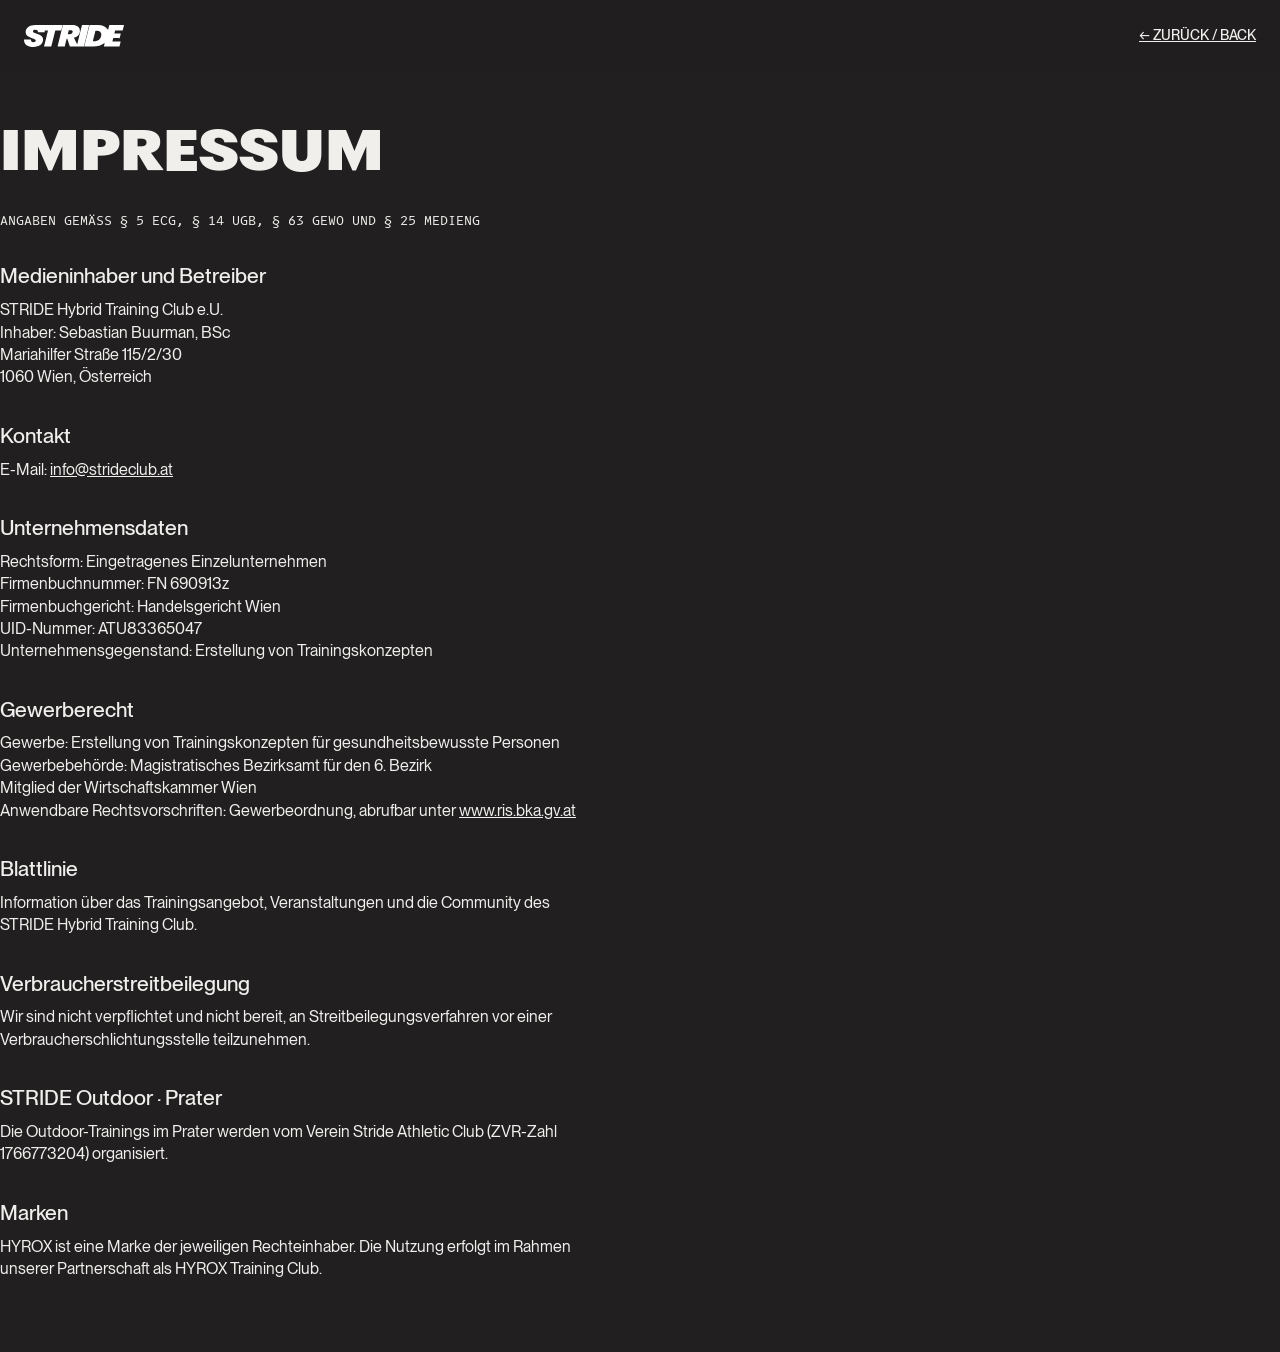
<file: imprint.html>
<!doctype html>
<html lang="de-AT">
<head>
  <meta charset="utf-8">
  <meta name="viewport" content="width=device-width, initial-scale=1">
  <title>Impressum · STRIDE Hybrid Training Club</title>
  <meta name="robots" content="noindex">
  <link rel="icon" href="/favicon.ico" sizes="any">
  <link rel="stylesheet" href="/assets/css/style.css">
  <style>
    .legal { padding: 120px 0 64px; }
    .legal h1 { margin-bottom: 32px; }
    .legal h2 { font-weight: 500; font-size: var(--fs-h3); margin: 32px 0 8px; }
    .legal p { margin: 0 0 8px; max-width: 60ch; }
    .todo { background: var(--volt); color: var(--carbon); padding: 0 4px; }
  </style>
</head>
<body style="padding-right:0">
  <header class="nav is-solid">
    <div class="wrap nav-inner">
      <a class="nav-logo" href="/" aria-label="STRIDE"><img src="/assets/brand/logo.svg" alt="STRIDE" width="110" height="24"></a>
      <a class="tag" href="/">← Zurück / Back</a>
    </div>
  </header>
  <main class="wrap legal">
    <h1 class="h2">Impressum</h1>
    <p class="detail">Angaben gemäß § 5 ECG, § 14 UGB, § 63 GewO und § 25 MedienG</p>

    <h2>Medieninhaber und Betreiber</h2>
    <p>STRIDE Hybrid Training Club e.U.<br>
       Inhaber: Sebastian Buurman, BSc<br>
       Mariahilfer Straße 115/2/30<br>
       1060 Wien, Österreich</p>

    <h2>Kontakt</h2>
    <p>E-Mail: <a href="mailto:info@strideclub.at">info@strideclub.at</a></p>

    <h2>Unternehmensdaten</h2>
    <p>Rechtsform: Eingetragenes Einzelunternehmen<br>
       Firmenbuchnummer: FN 690913z<br>
       Firmenbuchgericht: Handelsgericht Wien<br>
       UID-Nummer: ATU83365047<br>
       Unternehmensgegenstand: Erstellung von Trainingskonzepten</p>

    <h2>Gewerberecht</h2>
    <p>Gewerbe: Erstellung von Trainingskonzepten für gesundheitsbewusste Personen<br>
       Gewerbebehörde: Magistratisches Bezirksamt für den 6. Bezirk<br>
       Mitglied der Wirtschaftskammer Wien<br>
       Anwendbare Rechtsvorschriften: Gewerbeordnung, abrufbar unter <a href="https://www.ris.bka.gv.at" target="_blank" rel="noopener">www.ris.bka.gv.at</a></p>

    <h2>Blattlinie</h2>
    <p>Information über das Trainingsangebot, Veranstaltungen und die Community des STRIDE Hybrid Training Club.</p>

    <h2>Verbraucherstreitbeilegung</h2>
    <p>Wir sind nicht verpflichtet und nicht bereit, an Streitbeilegungsverfahren vor einer Verbraucherschlichtungsstelle teilzunehmen.</p>

    <h2>STRIDE Outdoor · Prater</h2>
    <p>Die Outdoor-Trainings im Prater werden vom Verein Stride Athletic Club (ZVR-Zahl 1766773204) organisiert.</p>

    <h2>Marken</h2>
    <p>HYROX ist eine Marke der jeweiligen Rechteinhaber. Die Nutzung erfolgt im Rahmen unserer Partnerschaft als HYROX Training Club.</p>
  </main>
</body>
</html>
</file>
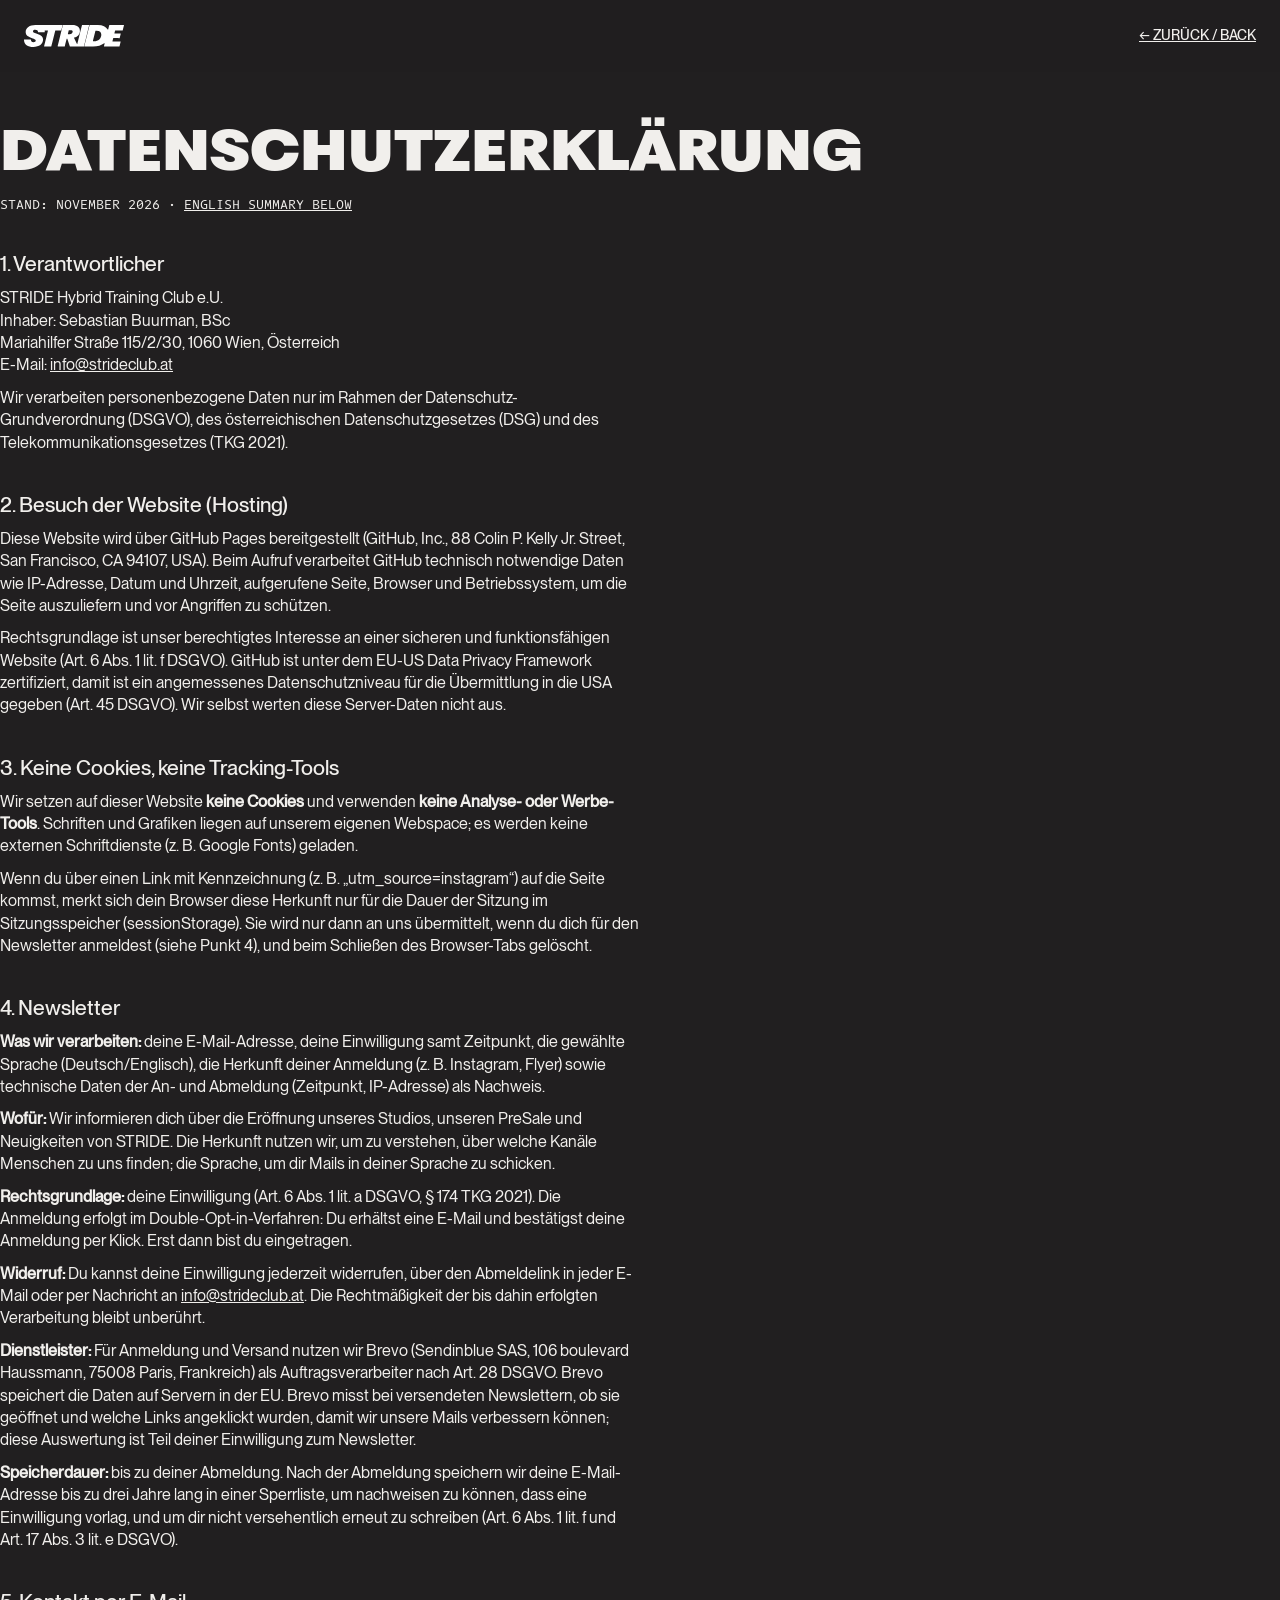
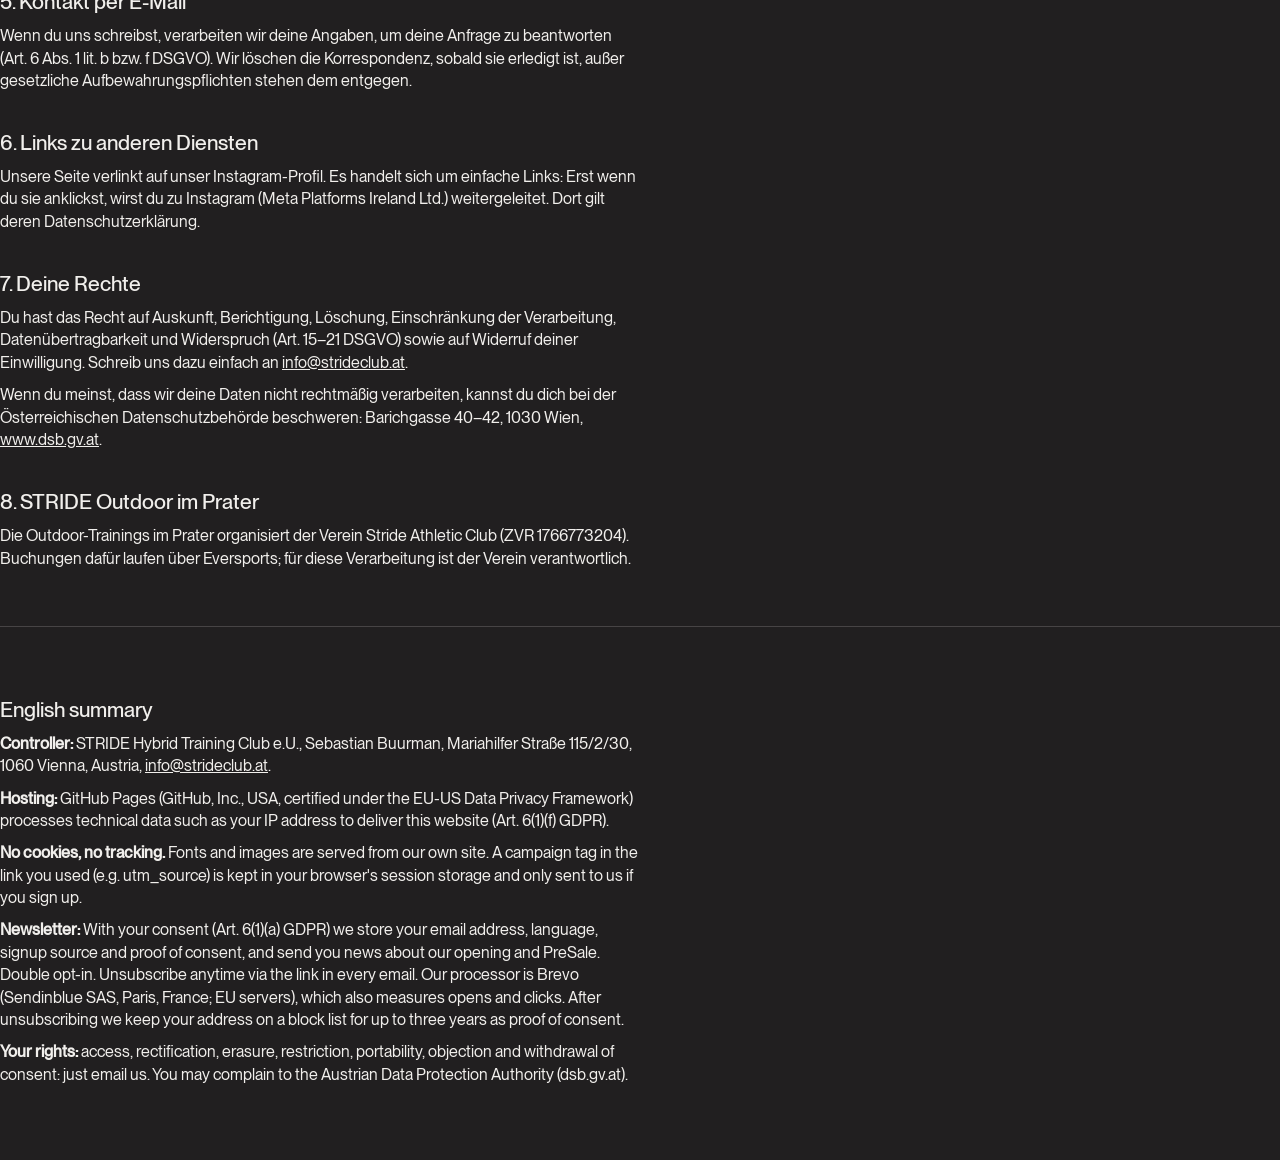
<file: privacy.html>
<!doctype html>
<html lang="de-AT">
<head>
  <meta charset="utf-8">
  <meta name="viewport" content="width=device-width, initial-scale=1">
  <title>Datenschutz · STRIDE Hybrid Training Club</title>
  <meta name="robots" content="noindex">
  <link rel="canonical" href="https://strideclub.at/privacy.html">
  <link rel="icon" href="/favicon.ico" sizes="any">
  <link rel="stylesheet" href="/assets/css/style.css">
  <style>
    .legal { padding: 120px 0 64px; }
    .legal h1 { margin-bottom: 16px; }
    .legal h2 { font-weight: 500; font-size: var(--fs-h3); margin: 36px 0 8px; }
    .legal p, .legal li { max-width: 64ch; }
    .legal p { margin: 0 0 10px; }
    .legal ul { margin: 0 0 10px; padding-left: 20px; }
    .legal .en { margin-top: 56px; padding-top: 32px; border-top: 1px solid var(--line); }
  </style>
</head>
<body style="padding-right:0">
  <header class="nav is-solid">
    <div class="wrap nav-inner">
      <a class="nav-logo" href="/" aria-label="STRIDE"><img src="/assets/brand/logo.svg" alt="STRIDE" width="110" height="24"></a>
      <a class="tag" href="/">← Zurück / Back</a>
    </div>
  </header>

  <main class="wrap legal">
    <h1 class="h2">Datenschutz&shy;erklärung</h1>
    <p class="detail">Stand: November 2026 · <a href="#en">English summary below</a></p>

    <h2>1. Verantwortlicher</h2>
    <p>STRIDE Hybrid Training Club e.U.<br>
       Inhaber: Sebastian Buurman, BSc<br>
       Mariahilfer Straße 115/2/30, 1060 Wien, Österreich<br>
       E-Mail: <a href="mailto:info@strideclub.at">info@strideclub.at</a></p>
    <p>Wir verarbeiten personenbezogene Daten nur im Rahmen der Datenschutz-Grundverordnung (DSGVO), des österreichischen Datenschutzgesetzes (DSG) und des Telekommunikationsgesetzes (TKG 2021).</p>

    <h2>2. Besuch der Website (Hosting)</h2>
    <p>Diese Website wird über GitHub Pages bereitgestellt (GitHub, Inc., 88 Colin P. Kelly Jr. Street, San Francisco, CA 94107, USA). Beim Aufruf verarbeitet GitHub technisch notwendige Daten wie IP-Adresse, Datum und Uhrzeit, aufgerufene Seite, Browser und Betriebssystem, um die Seite auszuliefern und vor Angriffen zu schützen.</p>
    <p>Rechtsgrundlage ist unser berechtigtes Interesse an einer sicheren und funktionsfähigen Website (Art. 6 Abs. 1 lit. f DSGVO). GitHub ist unter dem EU-US Data Privacy Framework zertifiziert, damit ist ein angemessenes Datenschutzniveau für die Übermittlung in die USA gegeben (Art. 45 DSGVO). Wir selbst werten diese Server-Daten nicht aus.</p>

    <h2>3. Keine Cookies, keine Tracking-Tools</h2>
    <p>Wir setzen auf dieser Website <strong>keine Cookies</strong> und verwenden <strong>keine Analyse- oder Werbe-Tools</strong>. Schriften und Grafiken liegen auf unserem eigenen Webspace; es werden keine externen Schriftdienste (z. B. Google Fonts) geladen.</p>
    <p>Wenn du über einen Link mit Kennzeichnung (z. B. „utm_source=instagram“) auf die Seite kommst, merkt sich dein Browser diese Herkunft nur für die Dauer der Sitzung im Sitzungsspeicher (sessionStorage). Sie wird nur dann an uns übermittelt, wenn du dich für den Newsletter anmeldest (siehe Punkt 4), und beim Schließen des Browser-Tabs gelöscht.</p>

    <h2>4. Newsletter</h2>
    <p><strong>Was wir verarbeiten:</strong> deine E-Mail-Adresse, deine Einwilligung samt Zeitpunkt, die gewählte Sprache (Deutsch/Englisch), die Herkunft deiner Anmeldung (z. B. Instagram, Flyer) sowie technische Daten der An- und Abmeldung (Zeitpunkt, IP-Adresse) als Nachweis.</p>
    <p><strong>Wofür:</strong> Wir informieren dich über die Eröffnung unseres Studios, unseren PreSale und Neuigkeiten von STRIDE. Die Herkunft nutzen wir, um zu verstehen, über welche Kanäle Menschen zu uns finden; die Sprache, um dir Mails in deiner Sprache zu schicken.</p>
    <p><strong>Rechtsgrundlage:</strong> deine Einwilligung (Art. 6 Abs. 1 lit. a DSGVO, § 174 TKG 2021). Die Anmeldung erfolgt im Double-Opt-in-Verfahren: Du erhältst eine E-Mail und bestätigst deine Anmeldung per Klick. Erst dann bist du eingetragen.</p>
    <p><strong>Widerruf:</strong> Du kannst deine Einwilligung jederzeit widerrufen, über den Abmeldelink in jeder E-Mail oder per Nachricht an <a href="mailto:info@strideclub.at">info@strideclub.at</a>. Die Rechtmäßigkeit der bis dahin erfolgten Verarbeitung bleibt unberührt.</p>
    <p><strong>Dienstleister:</strong> Für Anmeldung und Versand nutzen wir Brevo (Sendinblue SAS, 106 boulevard Haussmann, 75008 Paris, Frankreich) als Auftragsverarbeiter nach Art. 28 DSGVO. Brevo speichert die Daten auf Servern in der EU. Brevo misst bei versendeten Newslettern, ob sie geöffnet und welche Links angeklickt wurden, damit wir unsere Mails verbessern können; diese Auswertung ist Teil deiner Einwilligung zum Newsletter.</p>
    <p><strong>Speicherdauer:</strong> bis zu deiner Abmeldung. Nach der Abmeldung speichern wir deine E-Mail-Adresse bis zu drei Jahre lang in einer Sperrliste, um nachweisen zu können, dass eine Einwilligung vorlag, und um dir nicht versehentlich erneut zu schreiben (Art. 6 Abs. 1 lit. f und Art. 17 Abs. 3 lit. e DSGVO).</p>

    <h2>5. Kontakt per E-Mail</h2>
    <p>Wenn du uns schreibst, verarbeiten wir deine Angaben, um deine Anfrage zu beantworten (Art. 6 Abs. 1 lit. b bzw. f DSGVO). Wir löschen die Korrespondenz, sobald sie erledigt ist, außer gesetzliche Aufbewahrungspflichten stehen dem entgegen.</p>

    <h2>6. Links zu anderen Diensten</h2>
    <p>Unsere Seite verlinkt auf unser Instagram-Profil. Es handelt sich um einfache Links: Erst wenn du sie anklickst, wirst du zu Instagram (Meta Platforms Ireland Ltd.) weitergeleitet. Dort gilt deren Datenschutzerklärung.</p>

    <h2>7. Deine Rechte</h2>
    <p>Du hast das Recht auf Auskunft, Berichtigung, Löschung, Einschränkung der Verarbeitung, Datenübertragbarkeit und Widerspruch (Art. 15–21 DSGVO) sowie auf Widerruf deiner Einwilligung. Schreib uns dazu einfach an <a href="mailto:info@strideclub.at">info@strideclub.at</a>.</p>
    <p>Wenn du meinst, dass wir deine Daten nicht rechtmäßig verarbeiten, kannst du dich bei der Österreichischen Datenschutzbehörde beschweren: Barichgasse 40–42, 1030 Wien, <a href="https://www.dsb.gv.at" target="_blank" rel="noopener">www.dsb.gv.at</a>.</p>

    <h2>8. STRIDE Outdoor im Prater</h2>
    <p>Die Outdoor-Trainings im Prater organisiert der Verein Stride Athletic Club (ZVR 1766773204). Buchungen dafür laufen über Eversports; für diese Verarbeitung ist der Verein verantwortlich.</p>

    <section class="en" id="en" lang="en">
      <h2>English summary</h2>
      <p><strong>Controller:</strong> STRIDE Hybrid Training Club e.U., Sebastian Buurman, Mariahilfer Straße 115/2/30, 1060 Vienna, Austria, <a href="mailto:info@strideclub.at">info@strideclub.at</a>.</p>
      <p><strong>Hosting:</strong> GitHub Pages (GitHub, Inc., USA, certified under the EU-US Data Privacy Framework) processes technical data such as your IP address to deliver this website (Art. 6(1)(f) GDPR).</p>
      <p><strong>No cookies, no tracking.</strong> Fonts and images are served from our own site. A campaign tag in the link you used (e.g. utm_source) is kept in your browser's session storage and only sent to us if you sign up.</p>
      <p><strong>Newsletter:</strong> With your consent (Art. 6(1)(a) GDPR) we store your email address, language, signup source and proof of consent, and send you news about our opening and PreSale. Double opt-in. Unsubscribe anytime via the link in every email. Our processor is Brevo (Sendinblue SAS, Paris, France; EU servers), which also measures opens and clicks. After unsubscribing we keep your address on a block list for up to three years as proof of consent.</p>
      <p><strong>Your rights:</strong> access, rectification, erasure, restriction, portability, objection and withdrawal of consent: just email us. You may complain to the Austrian Data Protection Authority (dsb.gv.at).</p>
    </section>
  </main>
</body>
</html>
</file>
<file: assets/css/style.css>
/* STRIDE · Landing page
   Tokens follow ../../brand-system.md. Change values there first, then here. */

@font-face { font-family: "Fragment"; src: url("../fonts/PPFragment-SansBlack.woff2") format("woff2"); font-weight: 900; font-display: swap; }
@font-face { font-family: "Montreal"; src: url("../fonts/PPNeueMontreal-Regular.woff2") format("woff2"); font-weight: 400; font-display: swap; }
@font-face { font-family: "Montreal"; src: url("../fonts/PPNeueMontreal-Medium.woff2") format("woff2"); font-weight: 500; font-display: swap; }
@font-face { font-family: "Intel"; src: url("../fonts/IntelOneMono-Regular.woff2") format("woff2"); font-weight: 400; font-display: swap; }

:root {
  /* Colors (brand guidelines) */
  --carbon: #211F20;
  --chalk: #F1EFEC;
  --cream: #FFF5D5;
  --race-orange: #FF5A1F;
  --volt: #EDFF00;
  --flash: #FFFFFF;
  --club-orange: #C94E2B;
  --line: rgba(241, 239, 236, 0.18);
  --tint: rgba(241, 239, 236, 0.06);
  --lane: #151314;

  /* Fonts */
  --font-display: "Fragment", "Arial Black", sans-serif;
  --font-text: "Montreal", "Helvetica Neue", Arial, sans-serif;
  --font-mono: "Intel", ui-monospace, Consolas, monospace;

  /* Sizes (compact, Pace-Club-like). Line-heights from guidelines: 1.1 / 1.2 / 1.4, no tracking */
  --fs-display: clamp(2.75rem, 1.7rem + 4.6vw, 6rem);
  --fs-h2: clamp(2rem, 1.45rem + 2.4vw, 3.75rem);
  --fs-sub: clamp(1.125rem, 1rem + 0.55vw, 1.5rem);
  --fs-h3: clamp(1.125rem, 1.05rem + 0.35vw, 1.375rem);
  --fs-body: clamp(0.9375rem, 0.9rem + 0.15vw, 1rem);
  --fs-tag: clamp(0.8125rem, 0.79rem + 0.1vw, 0.875rem);   /* Montreal labels in brackets */
  --fs-detail: clamp(0.75rem, 0.73rem + 0.1vw, 0.8125rem); /* Intel: details only, keep flexible */
  --lh-display: 1.1;
  --lh-sub: 1.2;
  --lh-body: 1.4;

  /* Space & shape */
  --gutter: 16px;
  --panel-pad: 40px 20px;
  --gap: 12px;
  --radius: 24px;
  --radius-sm: 16px;
  --max: 1280px;
  --lanes-w: 0px;

  /* Flash glow */
  --glow: drop-shadow(0 0 3px rgba(255,255,255,.95)) drop-shadow(0 0 10px rgba(255,255,255,.6)) drop-shadow(0 0 26px rgba(255,255,255,.35));
}
@media (min-width: 768px) { :root { --gutter: 24px; --panel-pad: 64px 40px; --gap: 16px; } }
@media (min-width: 1200px) { :root { --gutter: 24px; --panel-pad: 88px 64px; --lanes-w: 120px; } }

*, *::before, *::after { box-sizing: border-box; }
html { -webkit-text-size-adjust: 100%; scroll-behavior: smooth; }
body {
  margin: 0; background: var(--carbon); color: var(--chalk);
  font-family: var(--font-text); font-size: var(--fs-body); line-height: var(--lh-body);
  -webkit-font-smoothing: antialiased; overflow-x: hidden;
  padding-right: var(--lanes-w);
}
img, svg, video { display: block; max-width: 100%; }
a { color: inherit; }
:focus-visible { outline: 2px solid var(--race-orange); outline-offset: 3px; }
.skip { position: absolute; left: -9999px; top: 8px; z-index: 100; background: var(--race-orange); color: var(--carbon); padding: 12px 16px; border-radius: 999px; }
.skip:focus { left: 8px; }

/* ---------- Text styles ---------- */
.display, .h2, .quote-word { font-family: var(--font-display); font-weight: 900; text-transform: uppercase; line-height: var(--lh-display); margin: 0; }
.display { font-size: var(--fs-display); }
.h2 { font-size: var(--fs-h2); }
.sub { font-weight: 500; font-size: var(--fs-sub); line-height: var(--lh-sub); margin: 0; }
.body { font-size: var(--fs-body); line-height: var(--lh-body); margin: 0; max-width: 56ch; }
.tag { font-family: var(--font-text); font-weight: 500; font-size: var(--fs-tag); line-height: var(--lh-body); text-transform: uppercase; margin: 0; }
.detail { font-family: var(--font-mono); font-size: var(--fs-detail); line-height: var(--lh-body); text-transform: uppercase; margin: 0; }
.small { font-size: 0.8125rem; line-height: var(--lh-body); margin: 0; }
.accent { color: var(--race-orange); }
.quote-word { font-size: var(--fs-h2); }

/* ---------- Layout ---------- */
.wrap { width: 100%; max-width: var(--max); margin: 0 auto; padding: 0 var(--gutter); }
.panel { margin: 0 var(--gutter) var(--gap); border-radius: var(--radius); padding: var(--panel-pad); }
.panel > .inner { max-width: var(--max); margin: 0 auto; }
.panel--chalk { background: var(--chalk); color: var(--carbon); }
.panel--orange { background: var(--race-orange); color: var(--carbon); }
.panel--cream { background: var(--cream); color: var(--carbon); }
.panel--club { background: var(--club-orange); color: var(--cream); }
.panel--tint { background: var(--tint); }
.panel--chalk .accent, .panel--cream .accent { color: var(--club-orange); }
.stack > * + * { margin-top: 20px; }
.split { display: grid; gap: 32px; }
@media (min-width: 900px) { .split { grid-template-columns: 1fr 1fr; gap: 56px; align-items: center; } }
.head { display: grid; gap: 16px; margin-bottom: 40px; }
@media (min-width: 900px) { .head { grid-template-columns: 1fr 1fr; align-items: end; } }

/* ---------- Buttons (Montreal) ---------- */
.btn {
  display: inline-flex; align-items: center; justify-content: center; gap: 10px;
  min-height: 48px; padding: 0 24px; border-radius: 999px; border: 1px solid transparent;
  font-family: var(--font-text); font-weight: 500; font-size: 0.9375rem; text-decoration: none;
  cursor: pointer; transition: background-color .2s, color .2s, border-color .2s, transform .2s;
}
.btn-primary { background: var(--race-orange); color: var(--carbon); }
.btn-primary:hover { background: var(--club-orange); color: var(--chalk); }
.btn-ghost { background: transparent; color: currentColor; border-color: currentColor; }
.btn-ghost:hover { background: var(--carbon); color: var(--chalk); border-color: var(--carbon); }
.btn-dark { background: var(--carbon); color: var(--chalk); }
.btn-dark:hover { background: #000; }
.btn:active { transform: scale(.98); }

/* ---------- Nav ---------- */
.nav { position: fixed; inset: 0 0 auto 0; z-index: 50; transition: background-color .3s; }
.nav.is-solid { background: rgba(33,31,32,.9); backdrop-filter: blur(8px); -webkit-backdrop-filter: blur(8px); }
.nav-inner { display: flex; align-items: center; justify-content: space-between; gap: 16px; height: 64px; max-width: none; }
.nav-logo img { height: 20px; width: auto; }
.nav-right { display: flex; align-items: center; gap: 16px; }
.lang { display: flex; gap: 10px; }
.lang a { text-decoration: none; opacity: .5; }
.lang a[aria-current="true"] { opacity: 1; }
.nav .btn { min-height: 40px; padding: 0 16px; font-size: 0.875rem; }
@media (min-width: 768px) { .nav-logo img { height: 22px; } .nav-inner { height: 72px; } }
@media (max-width: 479px) { .nav .btn { display: none; } .nav.is-solid .btn { display: inline-flex; } .nav.is-solid .lang { display: none; } }

/* ---------- Hero ---------- */
.hero { position: relative; min-height: 100svh; display: flex; flex-direction: column; justify-content: flex-end; padding: 80px 0 32px; overflow: hidden; }
.hero .wrap { position: relative; z-index: 1; max-width: none; }
.hero-kicker { display: flex; flex-wrap: wrap; gap: 6px 20px; margin-bottom: 16px; }
.hero-bottom { display: grid; gap: 20px; margin-top: 20px; }
.hero .sub { max-width: 34ch; }
.hero-cta { display: flex; flex-wrap: wrap; align-items: center; gap: 14px; }
.hero-cta .detail { opacity: .6; }
@media (min-width: 900px) { .hero-bottom { grid-template-columns: minmax(0, 1fr) auto; align-items: end; } }

/* Logomark wreath (Flash glow) */
.wreath { width: min(46vw, 240px); align-self: flex-end; margin: 0 var(--gutter) 8px 0; flex-shrink: 0; }
.wreath svg { width: 100%; height: auto; overflow: visible; filter: var(--glow); }
.wreath .spin { transform-origin: 0 0; animation: spin 60s linear infinite; }
@keyframes spin { to { transform: rotate(360deg); } }
@media (min-width: 900px) {
  .wreath { position: absolute; z-index: 0; margin: 0; right: calc(var(--gutter) + 8px); top: 112px; width: min(26vw, 340px); }
  .hero .display { max-width: calc(100% - min(26vw, 340px) - 24px); }
}

/* ---------- Ticker bar (Club Orange, mixed type) ---------- */
.ticker { background: var(--club-orange); color: var(--cream); overflow: hidden; margin: 0 var(--gutter) var(--gap); border-radius: var(--radius-sm); padding: 14px 0; }
.ticker-track { display: flex; align-items: center; width: max-content; animation: ticker 40s linear infinite; }
.ticker-set { display: flex; align-items: center; gap: 36px; padding-right: 36px; white-space: nowrap; }
.t-big { font-family: var(--font-display); font-weight: 900; text-transform: uppercase; font-size: clamp(1.5rem, 1.1rem + 1.6vw, 2.5rem); line-height: 1; }
.t-mid { font-family: var(--font-text); font-weight: 500; font-size: clamp(1.25rem, 1rem + 1vw, 1.875rem); line-height: 1; }
.t-small { font-family: var(--font-text); font-weight: 500; text-transform: uppercase; font-size: var(--fs-tag); line-height: 1.1; }
.t-mono { font-family: var(--font-mono); text-transform: uppercase; font-size: var(--fs-detail); }
.t-mark { width: 18px; height: auto; }
@keyframes ticker { to { transform: translateX(-50%); } }

/* ---------- Media boxes ---------- */
.media { position: relative; border-radius: var(--radius-sm); overflow: hidden; background: #2b292a; margin: 0; }
.media img { width: 100%; height: 100%; object-fit: cover; }
.media-tag { position: absolute; left: 12px; bottom: 12px; background: rgba(33,31,32,.78); color: var(--chalk); padding: 6px 12px; border-radius: 999px; }
.media-4x5 { aspect-ratio: 4 / 5; }

/* ---------- Session boxes ---------- */
.cards { display: grid; gap: var(--gap); }
@media (min-width: 700px) { .cards { grid-template-columns: repeat(2, 1fr); } }
.card { border-radius: var(--radius); padding: 28px 24px; display: flex; flex-direction: column; gap: 12px; min-height: 240px; }
@media (min-width: 900px) { .card { padding: 36px 32px; min-height: 300px; } }
.card h3 { font-weight: 500; font-size: var(--fs-h3); line-height: var(--lh-sub); margin: 0; }
.card p { margin: 0; }
.card .tag { margin-bottom: auto; }
.card--chalk { background: var(--chalk); color: var(--carbon); }
.card--orange { background: var(--race-orange); color: var(--carbon); }
.card--tint { background: var(--tint); }
.card--line { border: 1px solid var(--line); }

/* ---------- Stats (Volt) ---------- */
.stats { display: grid; grid-template-columns: repeat(3, 1fr); gap: var(--gap); margin-top: var(--gap); }
.stat { background: var(--tint); border-radius: var(--radius); padding: 20px; }
.stat b { display: block; font-family: var(--font-display); font-weight: 900; font-size: clamp(2.5rem, 1.6rem + 4vw, 5rem); line-height: 1; color: var(--volt); }

/* ---------- Community ---------- */
.community-grid { display: grid; gap: 32px; align-items: center; }
@media (min-width: 900px) { .community-grid { grid-template-columns: 1.4fr 1fr; gap: 56px; } }
.panel--cream .quote-word { color: var(--club-orange); }
.stamp { width: min(60vw, 260px); justify-self: center; transform: rotate(-8deg); }
.stamp svg { width: 100%; height: auto; }
.stamp text { font-family: var(--font-display); font-weight: 900; fill: var(--club-orange); text-transform: uppercase; }

/* ---------- Location ---------- */
.location .display { font-size: var(--fs-display); }

/* ---------- Signup ---------- */
.form { display: grid; gap: 12px; }
.field label { display: block; margin-bottom: 8px; }
.field-row { display: grid; gap: 10px; }
@media (min-width: 520px) { .field-row { grid-template-columns: 1fr auto; } }
.input {
  width: 100%; min-height: 48px; padding: 0 20px; border-radius: 999px;
  border: 1px solid var(--chalk); background: transparent; color: var(--chalk);
  font-family: var(--font-text); font-size: 1rem;
}
.input::placeholder { color: rgba(241,239,236,.45); }
.input[aria-invalid="true"] { border-color: var(--race-orange); }
.form-msg { min-height: 1.4em; }
.form-msg.is-error { color: var(--race-orange); }
.form-msg.is-ok { color: var(--volt); }
.hp { position: absolute; left: -5000px; }
.consent { opacity: .75; max-width: 52ch; }
.optin { display: flex; gap: 12px; align-items: flex-start; cursor: pointer; }
.optin input { flex-shrink: 0; width: 20px; height: 20px; margin: 1px 0 0; accent-color: var(--race-orange); cursor: pointer; }
.promise { display: grid; gap: 8px; padding: 0; margin: 0; list-style: none; }
.promise li::before { content: "✓  "; color: var(--race-orange); }

/* ---------- FAQ ---------- */
.faq details { border-top: 1px solid var(--line); }
.faq details:last-child { border-bottom: 1px solid var(--line); }
.faq summary { list-style: none; cursor: pointer; display: flex; justify-content: space-between; gap: 24px; padding: 20px 0; font-weight: 500; font-size: var(--fs-h3); line-height: var(--lh-sub); }
.faq summary::-webkit-details-marker { display: none; }
.faq summary::after { content: "+"; color: var(--race-orange); transition: transform .2s; }
.faq details[open] summary::after { transform: rotate(45deg); }
.faq details p { margin: 0 0 20px; max-width: 60ch; opacity: .85; }

/* ---------- Prater ---------- */
.prater-grid { display: grid; gap: 20px; align-items: center; }
@media (min-width: 900px) { .prater-grid { grid-template-columns: 2fr 1fr; } .prater-grid .btn { justify-self: end; } }

/* ---------- Footer ---------- */
.footer { padding: 48px 0 24px; }
.footer-top { display: flex; flex-wrap: wrap; justify-content: space-between; align-items: center; gap: 24px; }
.footer-links { display: flex; flex-wrap: wrap; gap: 10px 28px; }
.footer-links a { text-decoration: none; }
.footer-links a:hover { color: var(--race-orange); }
.badge { height: 56px; width: auto; }
.footer-logo { width: 100%; height: auto; margin: 40px 0 24px; }
.footer-meta { display: flex; flex-wrap: wrap; justify-content: space-between; gap: 12px; opacity: .55; }

/* ---------- Scroll lanes (Bronkhorst-style prototype) ---------- */
.lanes { display: none; }
@media (min-width: 1200px) {
  .lanes { display: flex; gap: 8px; position: fixed; z-index: 40; right: 16px; top: 88px; bottom: 16px; width: 104px; }
}
.lane { position: relative; flex: 1; border-radius: 14px; overflow: hidden; background: var(--lane); }
.lane-tex { position: absolute; inset: 0; width: 100%; height: 100%; }
.lane::before, .lane::after { content: ""; position: absolute; top: 10px; bottom: 10px; width: 3px; border-radius: 3px; background: rgba(241,239,236,.55); filter: url(#chalkline); }
.lane::before { left: 5px; }
.lane::after { right: 5px; }
.mover { position: absolute; left: 50%; top: 0; width: 34px; margin-left: -17px; will-change: transform; }
.mover svg { width: 100%; height: auto; overflow: visible; }
.lanes-cap { position: absolute; left: 0; right: 0; bottom: 8px; text-align: center; color: rgba(241,239,236,.6); }

/* ---------- Motion ---------- */
.reveal { opacity: 0; transform: translateY(20px); transition: opacity .6s ease-out, transform .6s ease-out; }
.reveal.is-in { opacity: 1; transform: none; }
.zoom img { transform: scale(1.08); transition: transform 1.2s ease-out; }
.zoom.is-in img { transform: scale(1); }
.no-js .reveal { opacity: 1; transform: none; }

@media (prefers-reduced-motion: reduce) {
  html { scroll-behavior: auto; }
  .reveal, .zoom img { opacity: 1; transform: none; transition: none; }
  .wreath .spin, .ticker-track { animation: none; }
}
</file>
